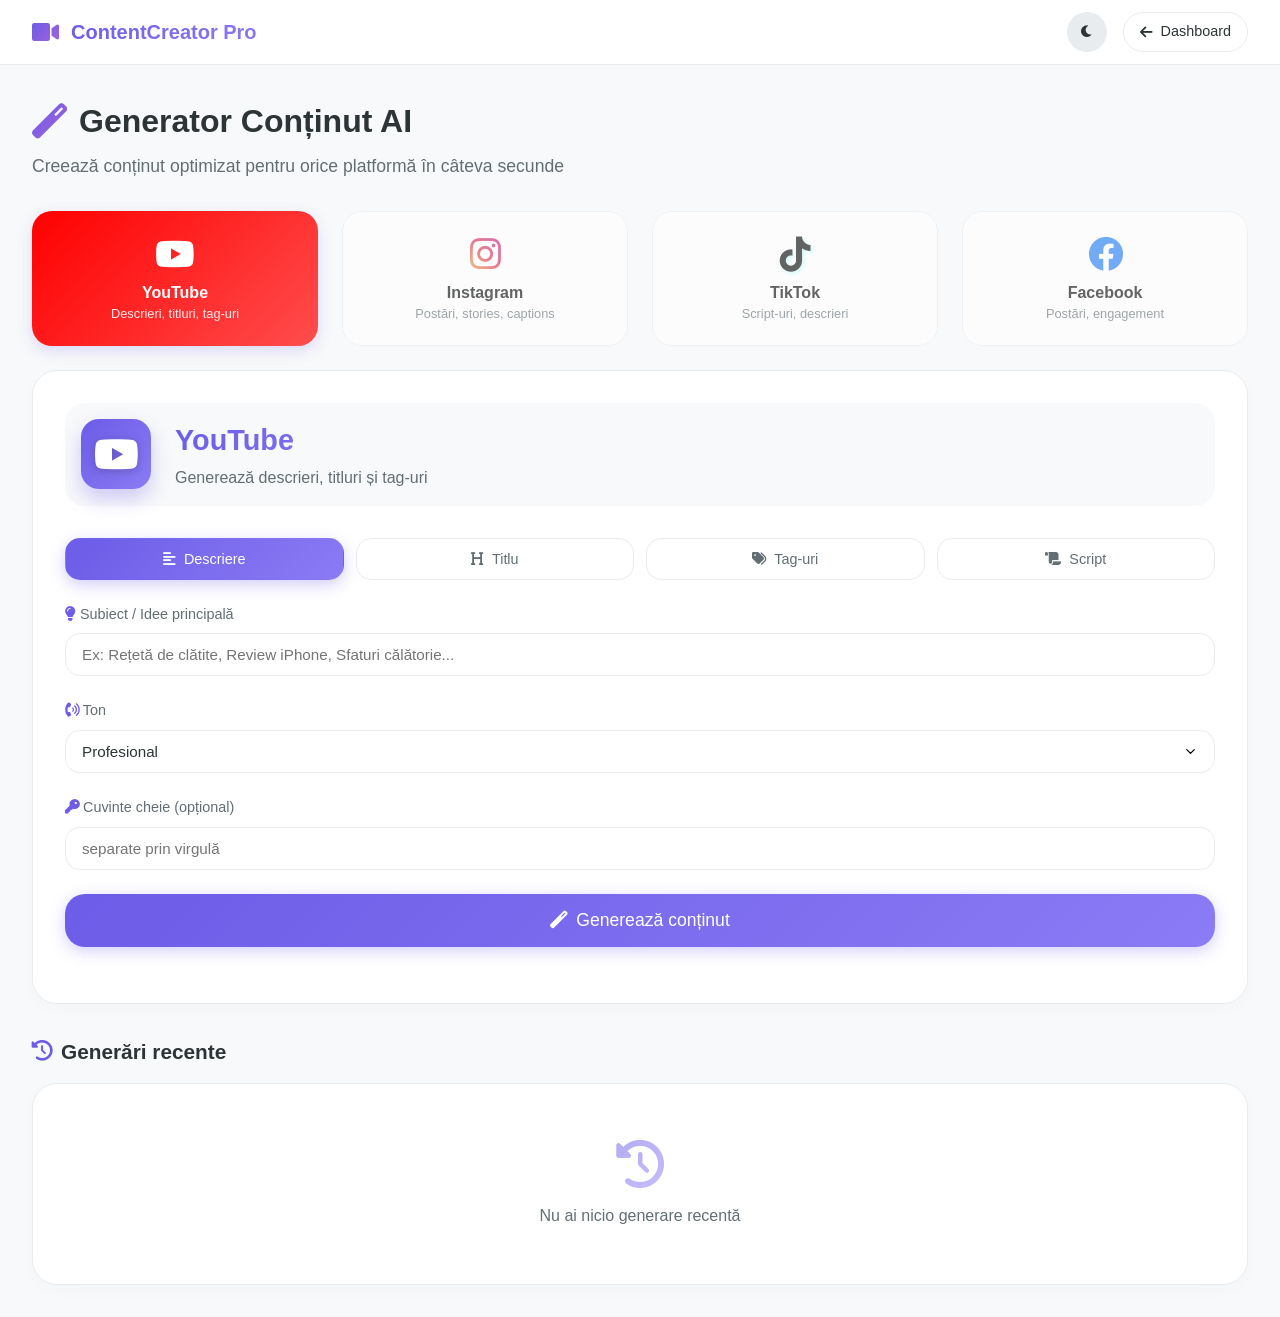
<file: content-creator-pro/content-generator.html>
<!DOCTYPE html>
<html lang="ro">
<head>
    <meta charset="UTF-8">
    <meta name="viewport" content="width=device-width, initial-scale=1.0">
    <title>Generator Conținut AI - ContentCreator Pro</title>
    
    <!-- Font Awesome 6 -->
    <link rel="stylesheet" href="https://cdnjs.cloudflare.com/ajax/libs/font-awesome/6.0.0/css/all.min.css">
    
    <!-- Boxicons pentru iconițe premium -->
    <link href='https://unpkg.com/boxicons@2.1.4/css/boxicons.min.css' rel='stylesheet'>
    
    <style>
        * {
            margin: 0;
            padding: 0;
            box-sizing: border-box;
            font-family: -apple-system, BlinkMacSystemFont, 'Segoe UI', Roboto, Oxygen, Ubuntu, sans-serif;
        }

        :root {
            --primary-color: #6c5ce7;
            --secondary-color: #a8a4e6;
            --success-color: #00b894;
            --danger-color: #d63031;
            --warning-color: #fdcb6e;
            --dark-bg: #1e1e2e;
            --light-bg: #f8f9fa;
            --card-bg: #ffffff;
            --text-primary: #2d3436;
            --text-muted: #636e72;
            --border-color: #e9ecef;
            --hover-shadow: 0 10px 25px rgba(0,0,0,0.1);
            
            /* Culori oficiale platforme */
            --instagram-gradient: linear-gradient(45deg, #f09433 0%, #e6683c 25%, #dc2743 50%, #cc2366 75%, #bc1888 100%);
            --tiktok-color: #000000;
            --tiktok-gradient: linear-gradient(145deg, #25f4ee 0%, #fe2c55 50%, #000000 100%);
            --youtube-color: #ff0000;
            --facebook-color: #1877f2;
        }

        [data-theme="dark"] {
            --light-bg: #1a1a2e;
            --card-bg: #16213e;
            --text-primary: #f8f9fa;
            --text-muted: #b2bec3;
            --border-color: #2d3a5e;
            --hover-shadow: 0 10px 25px rgba(0,0,0,0.3);
            --tiktok-color: #ffffff;
        }

        body {
            background: var(--light-bg);
            color: var(--text-primary);
            transition: background 0.3s ease, color 0.3s ease;
            min-height: 100vh;
            line-height: 1.5;
        }

        /* Navigation Premium */
        .navbar {
            background: var(--card-bg);
            border-bottom: 1px solid var(--border-color);
            padding: 0.75rem 0;
            position: sticky;
            top: 0;
            z-index: 1000;
            backdrop-filter: blur(10px);
        }

        .nav-container {
            max-width: 1400px;
            margin: 0 auto;
            padding: 0 2rem;
            display: flex;
            justify-content: space-between;
            align-items: center;
        }

        .logo {
            display: flex;
            align-items: center;
            gap: 0.75rem;
            font-size: 1.25rem;
            font-weight: 600;
        }

        .logo i {
            font-size: 1.5rem;
            background: linear-gradient(135deg, var(--primary-color), #a363d9);
            background-clip: text;
            -webkit-background-clip: text;
            -webkit-text-fill-color: transparent;
        }

        .logo span {
            background: linear-gradient(135deg, var(--primary-color), #8b7bf5);
            background-clip: text;
            -webkit-background-clip: text;
            -webkit-text-fill-color: transparent;
        }

        .nav-right {
            display: flex;
            align-items: center;
            gap: 1rem;
        }

        .theme-toggle {
            background: var(--border-color);
            border: none;
            width: 40px;
            height: 40px;
            border-radius: 50%;
            cursor: pointer;
            color: var(--text-primary);
            transition: all 0.3s ease;
            display: flex;
            align-items: center;
            justify-content: center;
        }

        .theme-toggle:hover {
            background: var(--primary-color);
            color: white;
            transform: rotate(45deg);
        }

        .btn-outline {
            background: transparent;
            border: 1px solid var(--border-color);
            color: var(--text-primary);
            padding: 0.5rem 1rem;
            border-radius: 20px;
            cursor: pointer;
            text-decoration: none;
            font-size: 0.9rem;
            transition: all 0.3s ease;
            display: inline-flex;
            align-items: center;
            gap: 0.5rem;
        }

        .btn-outline:hover {
            border-color: var(--primary-color);
            color: var(--primary-color);
            transform: translateX(-2px);
        }

        .btn-primary {
            background: linear-gradient(135deg, var(--primary-color), #8b7bf5);
            border: none;
            color: white;
            padding: 0.5rem 1rem;
            border-radius: 20px;
            cursor: pointer;
            font-size: 0.9rem;
            transition: all 0.3s ease;
            display: inline-flex;
            align-items: center;
            justify-content: center;
            gap: 0.5rem;
            box-shadow: 0 4px 15px rgba(108, 92, 231, 0.3);
            position: relative;
            overflow: hidden;
        }

        .btn-primary:hover {
            background: linear-gradient(135deg, #7b6ced, var(--primary-color));
            transform: translateY(-2px);
            box-shadow: 0 8px 25px rgba(108, 92, 231, 0.4);
        }

        .btn-primary::after {
            content: '';
            position: absolute;
            top: 0;
            left: -100%;
            width: 100%;
            height: 100%;
            background: linear-gradient(90deg, transparent, rgba(255,255,255,0.3), transparent);
            transition: left 0.5s ease;
        }

        .btn-primary:hover::after {
            left: 100%;
        }

        /* Main Content */
        .dashboard-main {
            max-width: 1400px;
            margin: 2rem auto;
            padding: 0 2rem;
        }

        /* Welcome Section Premium */
        .welcome-section {
            margin-bottom: 2rem;
            position: relative;
        }

        .welcome-section h1 {
            font-size: 2rem;
            margin-bottom: 0.5rem;
            display: flex;
            align-items: center;
            gap: 0.75rem;
        }

        .welcome-section h1 i {
            background: linear-gradient(135deg, var(--primary-color), #a363d9);
            background-clip: text;
            -webkit-background-clip: text;
            -webkit-text-fill-color: transparent;
            font-size: 2.2rem;
        }

        .welcome-section p {
            color: var(--text-muted);
            font-size: 1.1rem;
        }

        /* Grid Systems */
        .grid-4 {
            display: grid;
            grid-template-columns: repeat(4, 1fr);
            gap: 1.5rem;
            margin-bottom: 1.5rem;
        }

        .grid-1 {
            display: grid;
            grid-template-columns: 1fr;
            gap: 1.5rem;
            margin-bottom: 1.5rem;
        }

        /* Platform Cards Premium */
        .platform-card {
            background: var(--card-bg);
            border: 1px solid var(--border-color);
            border-radius: 20px;
            padding: 1.5rem;
            cursor: pointer;
            transition: all 0.3s cubic-bezier(0.175, 0.885, 0.32, 1.275);
            opacity: 0.6;
            text-align: center;
            position: relative;
            overflow: hidden;
        }

        .platform-card::before {
            content: '';
            position: absolute;
            top: 0;
            left: 0;
            width: 100%;
            height: 100%;
            background: linear-gradient(135deg, rgba(255,255,255,0.1), rgba(255,255,255,0));
            transform: translateX(-100%);
            transition: transform 0.5s ease;
        }

        .platform-card:hover::before {
            transform: translateX(0);
        }

        .platform-card:hover {
            transform: translateY(-5px);
            box-shadow: var(--hover-shadow);
            opacity: 0.9 !important;
        }

        .platform-card.active {
            opacity: 1;
            border: none;
            box-shadow: 0 5px 15px rgba(108, 92, 231, 0.2);
        }

        .platform-card i {
            font-size: 2.2rem;
            margin-bottom: 0.75rem;
            transition: transform 0.3s ease;
        }

        .platform-card:hover i {
            transform: scale(1.1);
        }

        /* Culori premium pentru platforme */
        .platform-card.youtube i { color: #FF0000; }
        .platform-card.youtube.active { 
            background: linear-gradient(135deg, #FF0000, #ff4d4d);
            color: white;
        }
        .platform-card.youtube.active i { color: white; }
        .platform-card.youtube.active p { color: rgba(255,255,255,0.9); }

        .platform-card.instagram i { 
            background: var(--instagram-gradient);
            background-clip: text;
            -webkit-background-clip: text;
            -webkit-text-fill-color: transparent;
        }
        .platform-card.instagram.active { 
            background: var(--instagram-gradient);
            color: white;
        }
        .platform-card.instagram.active i { 
            background: white;
            background-clip: text;
            -webkit-background-clip: text;
            -webkit-text-fill-color: transparent;
        }
        .platform-card.instagram.active p { color: rgba(255,255,255,0.9); }

        .platform-card.tiktok i { 
            color: var(--tiktok-color);
            text-shadow: 2px 2px 4px rgba(37, 244, 238, 0.3);
        }
        .platform-card.tiktok.active { 
            background: var(--tiktok-gradient);
            color: white;
        }
        .platform-card.tiktok.active i { color: white; }
        .platform-card.tiktok.active p { color: rgba(255,255,255,0.9); }

        .platform-card.facebook i { color: #1877F2; }
        .platform-card.facebook.active { 
            background: #1877F2;
            color: white;
        }
        .platform-card.facebook.active i { color: white; }
        .platform-card.facebook.active p { color: rgba(255,255,255,0.9); }

        .platform-card h3 {
            font-size: 1rem;
            margin-bottom: 0.25rem;
        }

        .platform-card p {
            font-size: 0.8rem;
            color: var(--text-muted);
        }

        /* Action Card Premium */
        .action-card {
            background: var(--card-bg);
            border: 1px solid var(--border-color);
            border-radius: 25px;
            padding: 2rem;
            transition: all 0.3s ease;
            box-shadow: 0 5px 20px rgba(0,0,0,0.02);
            animation: float 6s ease-in-out infinite;
        }

        .action-card:hover {
            box-shadow: var(--hover-shadow);
            transform: translateY(-2px);
        }

        @keyframes float {
            0%, 100% { transform: translateY(0); }
            50% { transform: translateY(-5px); }
        }

        /* Platform Selector Display Premium */
        .platform-selector-display {
            display: flex;
            align-items: center;
            gap: 1.5rem;
            margin-bottom: 2rem;
            padding: 1rem;
            background: var(--light-bg);
            border-radius: 20px;
        }

        .platform-icon-large {
            width: 70px;
            height: 70px;
            background: linear-gradient(135deg, var(--primary-color), #8b7bf5);
            border-radius: 18px;
            display: flex;
            align-items: center;
            justify-content: center;
            box-shadow: 0 10px 20px rgba(108, 92, 231, 0.3);
        }

        .platform-icon-large i {
            font-size: 2.5rem;
            color: white;
            filter: drop-shadow(0 2px 5px rgba(0,0,0,0.2));
        }

        .platform-info h2 {
            font-size: 1.8rem;
            margin-bottom: 0.25rem;
            background: linear-gradient(135deg, var(--primary-color), #8b7bf5);
            background-clip: text;
            -webkit-background-clip: text;
            -webkit-text-fill-color: transparent;
        }

        .platform-info p {
            color: var(--text-muted);
            font-size: 1rem;
        }

        /* Template Buttons Premium */
        .template-buttons {
            display: flex;
            gap: 0.75rem;
            flex-wrap: wrap;
            margin: 1.5rem 0;
        }

        .template-btn {
            padding: 0.75rem 1.5rem;
            border: 1px solid var(--border-color);
            background: var(--card-bg);
            border-radius: 15px;
            cursor: pointer;
            transition: all 0.3s cubic-bezier(0.175, 0.885, 0.32, 1.275);
            color: var(--text-muted);
            display: flex;
            align-items: center;
            gap: 0.5rem;
            font-size: 0.9rem;
            flex: 1;
            justify-content: center;
        }

        .template-btn:hover {
            border-color: var(--primary-color);
            color: var(--primary-color);
            transform: translateY(-2px);
        }

        .template-btn.active {
            background: linear-gradient(135deg, var(--primary-color), #8b7bf5);
            border-color: transparent;
            color: white;
            box-shadow: 0 5px 15px rgba(108, 92, 231, 0.3);
        }

        /* Form Controls Premium */
        .form-group {
            margin-bottom: 1.5rem;
        }

        .form-group label {
            display: block;
            margin-bottom: 0.5rem;
            color: var(--text-muted);
            font-size: 0.9rem;
            font-weight: 500;
        }

        .form-control {
            width: 100%;
            padding: 0.75rem 1rem;
            background: var(--card-bg);
            border: 1px solid var(--border-color);
            border-radius: 15px;
            color: var(--text-primary);
            font-size: 0.95rem;
            transition: all 0.3s ease;
        }

        .form-control:focus {
            outline: none;
            border-color: var(--primary-color);
            box-shadow: 0 0 0 3px rgba(108, 92, 231, 0.1);
        }

        select.form-control {
            cursor: pointer;
            appearance: none;
            background-image: url("data:image/svg+xml;charset=UTF-8,%3csvg xmlns='http://www.w3.org/2000/svg' viewBox='0 0 24 24' fill='none' stroke='currentColor' stroke-width='2' stroke-linecap='round' stroke-linejoin='round'%3e%3cpolyline points='6 9 12 15 18 9'%3e%3c/polyline%3e%3c/svg%3e");
            background-repeat: no-repeat;
            background-position: right 1rem center;
            background-size: 1em;
        }

        /* Generated Content Premium */
        .generated-content {
            background: var(--light-bg);
            padding: 1.5rem;
            border-radius: 18px;
            margin: 1.5rem 0;
            white-space: pre-wrap;
            line-height: 1.6;
            border: 1px solid var(--border-color);
            font-size: 0.95rem;
            box-shadow: inset 0 2px 5px rgba(0,0,0,0.02);
        }

        .content-header {
            display: flex;
            justify-content: space-between;
            align-items: center;
            margin-bottom: 1rem;
        }

        .content-header h3 {
            font-size: 1.2rem;
            display: flex;
            align-items: center;
            gap: 0.5rem;
        }

        .content-header h3 i {
            color: var(--primary-color);
        }

        .action-buttons {
            display: flex;
            gap: 0.75rem;
            margin-top: 1rem;
        }

        .action-buttons button {
            flex: 1;
            padding: 0.9rem;
            border-radius: 15px;
        }

        /* Loading Spinner Premium */
        .loading-spinner {
            text-align: center;
            padding: 3rem;
        }

        .spinner {
            display: inline-block;
            width: 50px;
            height: 50px;
            border: 3px solid var(--border-color);
            border-top-color: var(--primary-color);
            border-right-color: #a363d9;
            border-radius: 50%;
            animation: spin 1s linear infinite;
            margin-bottom: 1rem;
        }

        /* History Section Premium */
        .history-section {
            margin-top: 2rem;
        }

        .history-section h2 {
            margin-bottom: 1rem;
            font-size: 1.3rem;
            display: flex;
            align-items: center;
            gap: 0.5rem;
        }

        .history-section h2 i {
            color: var(--primary-color);
        }

        .history-item {
            display: flex;
            align-items: center;
            justify-content: space-between;
            padding: 1rem;
            border-bottom: 1px solid var(--border-color);
            transition: all 0.3s ease;
            border-radius: 12px;
        }

        .history-item:last-child {
            border-bottom: none;
        }

        .history-item:hover {
            background: var(--light-bg);
            transform: translateX(5px);
        }

        .history-info {
            display: flex;
            align-items: center;
            gap: 1rem;
        }

        .history-info i {
            font-size: 1.3rem;
            width: 30px;
            text-align: center;
        }

        /* Culori pentru iconițele din istoric */
        .history-info i.fa-youtube { color: #FF0000; }
        .history-info i.fa-instagram { 
            background: var(--instagram-gradient);
            background-clip: text;
            -webkit-background-clip: text;
            -webkit-text-fill-color: transparent;
        }
        .history-info i.fa-tiktok { 
            color: var(--tiktok-color);
            text-shadow: 0 2px 4px rgba(37, 244, 238, 0.3);
        }
        .history-info i.fa-facebook { color: #1877F2; }

        .history-details strong {
            display: block;
            margin-bottom: 0.25rem;
        }

        .history-details small {
            color: var(--text-muted);
        }

        .empty-history {
            text-align: center;
            color: var(--text-muted);
            padding: 2.5rem;
        }

        .empty-history i {
            font-size: 3rem;
            margin-bottom: 1rem;
            opacity: 0.5;
            background: linear-gradient(135deg, var(--primary-color), #8b7bf5);
            background-clip: text;
            -webkit-background-clip: text;
            -webkit-text-fill-color: transparent;
        }

        /* Animations */
        @keyframes spin {
            0% { transform: rotate(0deg); }
            100% { transform: rotate(360deg); }
        }

        @keyframes slideUp {
            from {
                opacity: 0;
                transform: translate(-50%, 20px);
            }
            to {
                opacity: 1;
                transform: translate(-50%, 0);
            }
        }

        /* Dark mode adjustments */
        [data-theme="dark"] .platform-card.tiktok i {
            color: #ffffff;
        }

        [data-theme="dark"] .history-info i.fa-tiktok {
            color: #ffffff;
        }

        /* Responsive Premium */
        @media (max-width: 1024px) {
            .grid-4 {
                grid-template-columns: repeat(2, 1fr);
            }
            
            .template-buttons {
                grid-template-columns: repeat(2, 1fr);
            }
        }

        @media (max-width: 768px) {
            .nav-container {
                padding: 0 1rem;
            }
            
            .dashboard-main {
                padding: 0 1rem;
            }
            
            .grid-4 {
                grid-template-columns: 1fr;
            }
            
            .welcome-section h1 {
                font-size: 1.5rem;
            }
            
            .platform-selector-display {
                flex-direction: column;
                text-align: center;
                padding: 1.5rem;
            }
            
            .template-buttons {
                flex-direction: column;
            }
            
            .template-btn {
                width: 100%;
            }
            
            .action-buttons {
                flex-direction: column;
            }
            
            .content-header {
                flex-direction: column;
                gap: 1rem;
                text-align: center;
            }
            
            .history-item {
                flex-direction: column;
                gap: 1rem;
                text-align: center;
            }
            
            .history-info {
                flex-direction: column;
            }
        }
    </style>
</head>
<body>
    <!-- Navigation Bar -->
    <nav class="navbar">
        <div class="nav-container">
            <div class="logo">
                <i class="fas fa-video"></i>
                <span>ContentCreator Pro</span>
            </div>
            
            <div class="nav-right">
                <button class="theme-toggle" id="themeToggle">
                    <i class="fas fa-moon"></i>
                </button>
                
                <a href="dashboard.html" class="btn-outline">
                    <i class="fas fa-arrow-left"></i> Dashboard
                </a>
            </div>
        </div>
    </nav>

    <!-- Main Content -->
    <main class="dashboard-main">
        <!-- Header -->
        <div class="welcome-section">
            <h1>
                <i class="fas fa-magic"></i> 
                Generator Conținut AI
            </h1>
            <p>Creează conținut optimizat pentru orice platformă în câteva secunde</p>
        </div>

        <!-- Platform Selector -->
        <div class="grid-4">
            <button class="platform-card youtube active" data-platform="youtube" onclick="selectContentPlatform('youtube')">
                <i class="fab fa-youtube"></i>
                <h3>YouTube</h3>
                <p>Descrieri, titluri, tag-uri</p>
            </button>
            
            <button class="platform-card instagram" data-platform="instagram" onclick="selectContentPlatform('instagram')">
                <i class="fab fa-instagram"></i>
                <h3>Instagram</h3>
                <p>Postări, stories, captions</p>
            </button>
            
            <button class="platform-card tiktok" data-platform="tiktok" onclick="selectContentPlatform('tiktok')">
                <i class="fab fa-tiktok"></i>
                <h3>TikTok</h3>
                <p>Script-uri, descrieri</p>
            </button>
            
            <button class="platform-card facebook" data-platform="facebook" onclick="selectContentPlatform('facebook')">
                <i class="fab fa-facebook"></i>
                <h3>Facebook</h3>
                <p>Postări, engagement</p>
            </button>
        </div>

        <!-- Generator Card -->
        <div class="grid-1">
            <div class="action-card">
                <!-- Platformă selectată -->
                <div class="platform-selector-display">
                    <div class="platform-icon-large" id="selectedPlatformIcon">
                        <i class="fab fa-youtube"></i>
                    </div>
                    <div class="platform-info">
                        <h2 id="selectedPlatformTitle">YouTube</h2>
                        <p id="selectedPlatformDesc">Generează descrieri, titluri și tag-uri</p>
                    </div>
                </div>

                <!-- Template Selector -->
                <div class="template-buttons">
                    <button class="template-btn active" data-template="description" onclick="selectTemplate('description')">
                        <i class="fas fa-align-left"></i> Descriere
                    </button>
                    <button class="template-btn" data-template="title" onclick="selectTemplate('title')">
                        <i class="fas fa-heading"></i> Titlu
                    </button>
                    <button class="template-btn" data-template="tags" onclick="selectTemplate('tags')">
                        <i class="fas fa-tags"></i> Tag-uri
                    </button>
                    <button class="template-btn" data-template="script" onclick="selectTemplate('script')">
                        <i class="fas fa-scroll"></i> Script
                    </button>
                </div>

                <!-- Input Form -->
                <div class="form-group">
                    <label><i class="fas fa-lightbulb" style="color: var(--primary-color);"></i> Subiect / Idee principală</label>
                    <input type="text" id="contentTopic" class="form-control" placeholder="Ex: Rețetă de clătite, Review iPhone, Sfaturi călătorie...">
                </div>
                
                <div class="form-group">
                    <label><i class="fas fa-volume-control-phone" style="color: var(--primary-color);"></i> Ton</label>
                    <select id="contentTone" class="form-control">
                        <option value="professional">Profesional</option>
                        <option value="casual">Relaxat</option>
                        <option value="funny">Amuzant</option>
                        <option value="inspirational">Inspirațional</option>
                        <option value="educational">Educațional</option>
                    </select>
                </div>
                
                <div class="form-group">
                    <label><i class="fas fa-key" style="color: var(--primary-color);"></i> Cuvinte cheie (opțional)</label>
                    <input type="text" id="contentKeywords" class="form-control" placeholder="separate prin virgulă">
                </div>

                <!-- Generate Button -->
                <button class="btn-primary" onclick="generateContent()" style="width: 100%; padding: 1rem; font-size: 1.1rem; margin-bottom: 1.5rem;">
                    <i class="fas fa-magic"></i> Generează conținut
                </button>

                <!-- Results -->
                <div id="contentResults" style="display: none;">
                    <div class="content-header">
                        <h3>
                            <i class="fas fa-sparkles" style="color: var(--primary-color);"></i> 
                            Conținut generat
                        </h3>
                        <button class="btn-outline" onclick="copyGeneratedContent()">
                            <i class="far fa-copy"></i> Copiază
                        </button>
                    </div>
                    
                    <div class="generated-content" id="generatedContent"></div>
                    
                    <div class="action-buttons">
                        <button class="btn-outline" onclick="saveGeneratedContent()">
                            <i class="far fa-bookmark"></i> Salvează
                        </button>
                        <button class="btn-outline" onclick="regenerateContent()">
                            <i class="fas fa-sync-alt"></i> Regenerare
                        </button>
                    </div>
                </div>

                <!-- Loading -->
                <div id="contentLoading" class="loading-spinner" style="display: none;">
                    <div class="spinner"></div>
                    <p style="color: var(--text-muted);">Se generează conținut cu AI...</p>
                </div>
            </div>
        </div>

        <!-- History Section -->
        <div class="history-section">
            <h2>
                <i class="fas fa-history"></i>
                Generări recente
            </h2>
            <div class="action-card" style="padding: 1rem;">
                <div id="historyList">
                    <!-- Istoricul va fi populat dinamic -->
                    <div class="empty-history">
                        <i class="fas fa-history"></i>
                        <p>Nu ai nicio generare recentă</p>
                    </div>
                </div>
            </div>
        </div>
    </main>

    <script>
        // ===== VARIABILE GLOBALE =====
        let currentPlatform = 'youtube';
        let currentTemplate = 'description';
        let currentGeneratedContent = '';
        let generationHistory = JSON.parse(localStorage.getItem('contentHistory') || '[]');

        // ===== FUNCȚII PENTRU TEMĂ =====
        function initTheme() {
            const themeToggle = document.getElementById('themeToggle');
            if (!themeToggle) return;
            
            const savedTheme = localStorage.getItem('theme');
            
            if (savedTheme === 'dark') {
                document.documentElement.setAttribute('data-theme', 'dark');
                themeToggle.innerHTML = '<i class="fas fa-sun"></i>';
            } else {
                document.documentElement.removeAttribute('data-theme');
                themeToggle.innerHTML = '<i class="fas fa-moon"></i>';
            }
            
            themeToggle.addEventListener('click', toggleTheme);
        }

        function toggleTheme() {
            const themeToggle = document.getElementById('themeToggle');
            
            if (document.documentElement.hasAttribute('data-theme')) {
                document.documentElement.removeAttribute('data-theme');
                localStorage.setItem('theme', 'light');
                themeToggle.innerHTML = '<i class="fas fa-moon"></i>';
            } else {
                document.documentElement.setAttribute('data-theme', 'dark');
                localStorage.setItem('theme', 'dark');
                themeToggle.innerHTML = '<i class="fas fa-sun"></i>';
            }
        }

        // ===== FUNCȚII PENTRU GENERATOR =====
        function selectContentPlatform(platform) {
            currentPlatform = platform;
            
            // Actualizează iconița și textul
            const icon = document.querySelector('#selectedPlatformIcon i');
            const title = document.getElementById('selectedPlatformTitle');
            const desc = document.getElementById('selectedPlatformDesc');
            
            icon.className = `fab fa-${platform}`;
            
            const platforms = {
                youtube: { title: 'YouTube', desc: 'Generează descrieri, titluri și tag-uri' },
                instagram: { title: 'Instagram', desc: 'Generează postări, stories și captions' },
                tiktok: { title: 'TikTok', desc: 'Generează script-uri și descrieri' },
                facebook: { title: 'Facebook', desc: 'Generează postări și engagement' }
            };
            
            title.textContent = platforms[platform].title;
            desc.textContent = platforms[platform].desc;
            
            // Evidențiază platforma selectată
            document.querySelectorAll('.platform-card').forEach(card => {
                card.classList.remove('active');
            });
            document.querySelector(`.platform-card[data-platform="${platform}"]`).classList.add('active');
        }

        function selectTemplate(template) {
            currentTemplate = template;
            
            document.querySelectorAll('.template-btn').forEach(btn => {
                btn.classList.remove('active');
            });
            document.querySelector(`.template-btn[data-template="${template}"]`).classList.add('active');
        }

        async function generateContent() {
            const topic = document.getElementById('contentTopic').value.trim();
            
            if (!topic) {
                showNotification('Te rugăm să introduci un subiect!', 'error');
                return;
            }

            // Arată loading
            document.getElementById('contentLoading').style.display = 'block';
            document.getElementById('contentResults').style.display = 'none';

            try {
                await new Promise(resolve => setTimeout(resolve, 1500));
                
                const tone = document.getElementById('contentTone').value;
                const keywords = document.getElementById('contentKeywords').value;
                
                // Generează conținut în funcție de platformă și template
                let generated = generateContentByPlatform(topic, tone, keywords);
                
                currentGeneratedContent = generated;
                document.getElementById('generatedContent').textContent = generated;
                
                // Salvează în istoric
                saveToHistory(topic, generated);
                
                document.getElementById('contentResults').style.display = 'block';
                showNotification('✅ Conținut generat cu succes!');
            } catch (error) {
                showNotification('❌ A apărut o eroare!', 'error');
            } finally {
                document.getElementById('contentLoading').style.display = 'none';
            }
        }

        function generateContentByPlatform(topic, tone, keywords) {
            const platform = currentPlatform;
            const template = currentTemplate;
            
            // Template pentru YouTube
            if (platform === 'youtube') {
                if (template === 'description') {
                    return `📹 ${topic.toUpperCase()} - Tot ce trebuie să știi

Bun venit la un nou video! Azi vom vorbi despre ${topic} și îți voi arăta tot ce trebuie să știi.

📌 Ce vei învăța:
• Introducere în ${topic}
• Sfaturi și trucuri utile
• Greșeli comune de evitat
• Exemple practice

⏱️ TIMPURI:
0:00 - Intro
1:30 - Ce este ${topic}?
3:45 - Cum să folosești
6:20 - Sfaturi utile
9:00 - Concluzii

🔔 Abonează-te pentru mai mult conținut!

#${topic.replace(/\s+/g, '')} #tutorial #sfaturi`;
                } else if (template === 'title') {
                    const titles = [
                        `${topic} - Ghid complet pentru începători`,
                        `Cum să ${topic} în 5 pași simpli`,
                        `${topic}: Tot ce trebuie să știi`,
                        `Secretele ${topic} pe care nu le știai`,
                        `${topic} pentru începători - Tutorial 2024`
                    ];
                    return titles[Math.floor(Math.random() * titles.length)];
                } else if (template === 'tags') {
                    const words = topic.toLowerCase().split(' ');
                    return words.map(w => w.replace(/[^a-z0-9]/g, '')).join(', ') + ', tutorial, ghid, sfaturi, cum să, invata';
                }
            }
            
            // Template pentru Instagram
            if (platform === 'instagram') {
                if (template === 'description') {
                    return `✨ ${topic} - Inspirația zilei

Salutare! Azi vreau să vorbesc despre ${topic} și cum ne poate inspira.

📌 Salvează această postare pentru mai târziu!
👉 Scrie în comentii ce părere ai

#${topic.replace(/\s+/g, '')} #inspiratie #motivatie`;
                }
            }
            
            // Template pentru TikTok
            if (platform === 'tiktok') {
                if (template === 'script') {
                    return `🎵 POV: Când descoperi ${topic} pentru prima dată

(1) Intro rapid - 3 secunde
(2) Reacție surprinzătoare - 5 secunde
(3) Explicație rapidă - 10 secunde
(4) Final cu twist - 5 secunde

#fyp #foryou #${topic.replace(/\s+/g, '')}`;
                }
            }
            
            // Default
            return `Conținut generat pentru ${platform} - ${topic}\n\nAici va apărea conținutul generat de AI.`;
        }

        function copyGeneratedContent() {
            if (!currentGeneratedContent) return;
            navigator.clipboard.writeText(currentGeneratedContent);
            showNotification('📋 Conținut copiat!');
        }

        function saveGeneratedContent() {
            if (!currentGeneratedContent) return;
            
            const saved = JSON.parse(localStorage.getItem('savedContent') || '[]');
            saved.push({
                id: Date.now(),
                platform: currentPlatform,
                template: currentTemplate,
                content: currentGeneratedContent,
                date: new Date().toISOString()
            });
            localStorage.setItem('savedContent', JSON.stringify(saved));
            
            showNotification('💾 Conținut salvat!');
        }

        function regenerateContent() {
            generateContent();
        }

        function saveToHistory(topic, content) {
            generationHistory.unshift({
                id: Date.now(),
                platform: currentPlatform,
                template: currentTemplate,
                topic: topic,
                content: content.substring(0, 50) + '...',
                date: new Date().toISOString()
            });
            
            if (generationHistory.length > 5) {
                generationHistory.pop();
            }
            
            localStorage.setItem('contentHistory', JSON.stringify(generationHistory));
            updateHistoryList();
        }

        function updateHistoryList() {
            const container = document.getElementById('historyList');
            if (!container) return;
            
            if (generationHistory.length === 0) {
                container.innerHTML = `
                    <div class="empty-history">
                        <i class="fas fa-history"></i>
                        <p>Nu ai nicio generare recentă</p>
                    </div>
                `;
                return;
            }
            
            container.innerHTML = generationHistory.map(item => {
                // Determinăm culoarea iconiței în funcție de platformă
                let iconClass = `fab fa-${item.platform}`;
                
                return `
                    <div class="history-item">
                        <div class="history-info">
                            <i class="${iconClass}"></i>
                            <div class="history-details">
                                <strong>${item.topic}</strong>
                                <small>${new Date(item.date).toLocaleDateString()} • ${item.template}</small>
                            </div>
                        </div>
                        <button class="btn-outline" onclick="loadHistoryContent('${item.id}')" style="padding: 0.5rem 1rem;">
                            <i class="fas fa-redo-alt"></i> Încarcă
                        </button>
                    </div>
                `;
            }).join('');
        }

        function loadHistoryContent(id) {
            const item = generationHistory.find(i => i.id == id);
            if (item) {
                showNotification('📂 Conținut încărcat din istoric');
            }
        }

        function showNotification(message, type = 'success') {
            const notification = document.createElement('div');
            notification.style.cssText = `
                position: fixed;
                bottom: 20px;
                left: 50%;
                transform: translateX(-50%);
                background: ${type === 'success' ? 'linear-gradient(135deg, var(--success-color), #00cec9)' : 'linear-gradient(135deg, var(--danger-color), #e17055)'};
                color: white;
                padding: 14px 28px;
                border-radius: 50px;
                font-size: 0.95rem;
                font-weight: 500;
                box-shadow: 0 10px 30px rgba(0,0,0,0.2);
                z-index: 10000;
                animation: slideUp 0.3s cubic-bezier(0.175, 0.885, 0.32, 1.275);
                border: 1px solid rgba(255,255,255,0.1);
                backdrop-filter: blur(10px);
            `;
            notification.textContent = message;
            document.body.appendChild(notification);
            
            setTimeout(() => {
                notification.style.animation = 'slideUp 0.3s reverse';
                setTimeout(() => notification.remove(), 300);
            }, 2500);
        }

        // ===== INITIALIZARE =====
        document.addEventListener('DOMContentLoaded', function() {
            initTheme();
            selectContentPlatform('youtube');
            selectTemplate('description');
            updateHistoryList();
            
            // Adăugăm efect de shimmer la încărcare
            const cards = document.querySelectorAll('.action-card');
            cards.forEach(card => {
                card.style.animation = 'float 6s ease-in-out infinite';
            });
        });
    </script>
</body>
</html>
</file>
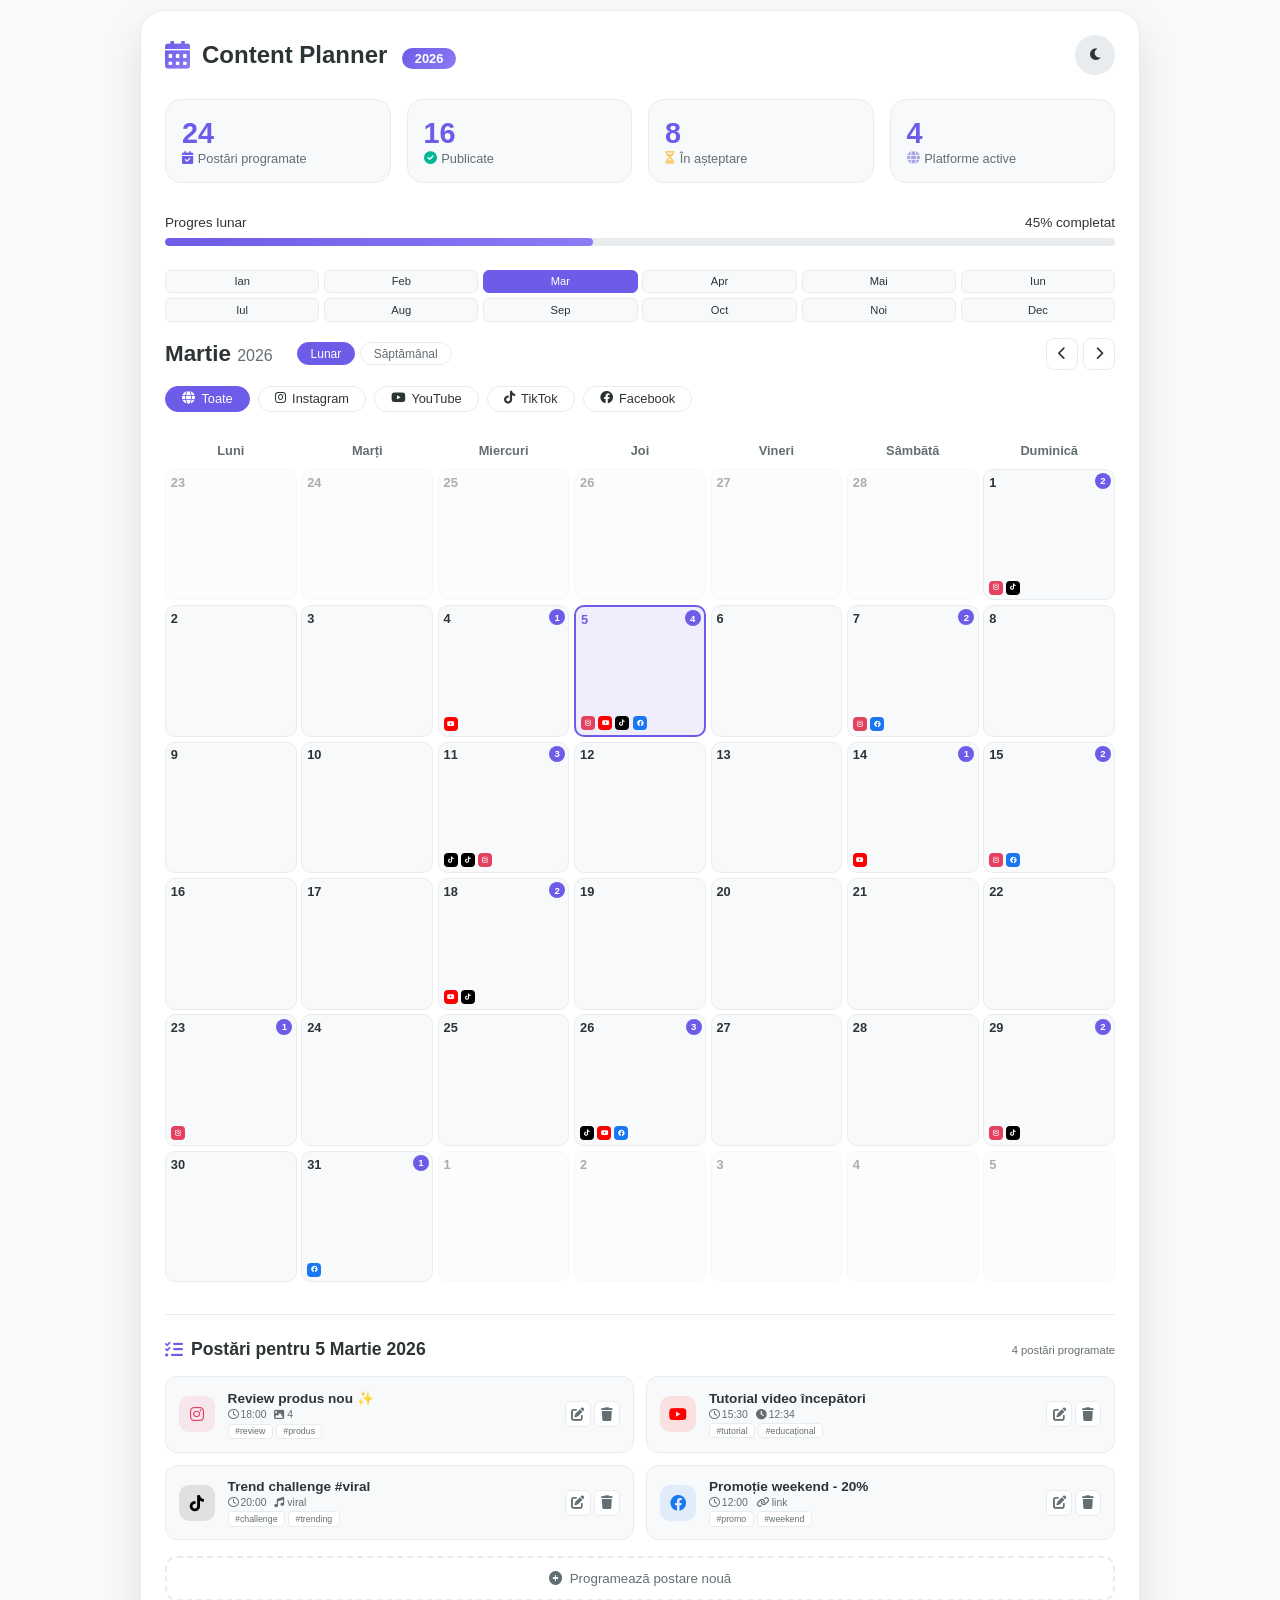
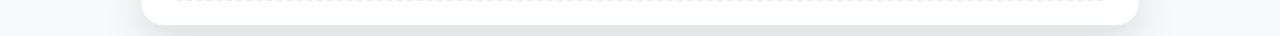
<file: content-creator-pro/content-planner.html>
<!DOCTYPE html>
<html lang="ro">
<head>
    <meta charset="UTF-8">
    <meta name="viewport" content="width=device-width, initial-scale=1.0">
    <title>Content Planner - Martie 2026</title>
    
    <!-- Font Awesome 6 -->
    <link rel="stylesheet" href="https://cdnjs.cloudflare.com/ajax/libs/font-awesome/6.0.0/css/all.min.css">
    
    <style>
        * {
            margin: 0;
            padding: 0;
            box-sizing: border-box;
            font-family: -apple-system, BlinkMacSystemFont, 'Segoe UI', Roboto, Oxygen, Ubuntu, sans-serif;
        }

        :root {
            --primary-color: #6c5ce7;
            --secondary-color: #a8a4e6;
            --success-color: #00b894;
            --danger-color: #d63031;
            --warning-color: #fdcb6e;
            --light-bg: #f8f9fa;
            --card-bg: #ffffff;
            --text-primary: #2d3436;
            --text-muted: #636e72;
            --border-color: #e9ecef;
            
            /* Culori platforme */
            --instagram: #E4405F;
            --youtube: #FF0000;
            --tiktok: #000000;
            --facebook: #1877F2;
        }

        [data-theme="dark"] {
            --light-bg: #1a1a2e;
            --card-bg: #16213e;
            --text-primary: #f8f9fa;
            --text-muted: #b2bec3;
            --border-color: #2d3a5e;
            --tiktok: #ffffff;
        }

        body {
            background: var(--light-bg);
            color: var(--text-primary);
            transition: all 0.3s ease;
            min-height: 100vh;
            display: flex;
            justify-content: center;
            align-items: center;
            padding: 10px;
        }

        /* Container principal */
        .planner-container {
            max-width: 1000px;
            width: 100%;
            background: var(--card-bg);
            border-radius: 24px;
            padding: 1.5rem;
            box-shadow: 0 20px 40px rgba(0,0,0,0.1);
            border: 1px solid var(--border-color);
        }

        /* Header */
        .header {
            display: flex;
            justify-content: space-between;
            align-items: center;
            margin-bottom: 1.5rem;
        }

        .title {
            display: flex;
            align-items: center;
            gap: 0.75rem;
        }

        .title i {
            font-size: 1.8rem;
            background: linear-gradient(135deg, var(--primary-color), #8b7bf5);
            background-clip: text;
            -webkit-background-clip: text;
            -webkit-text-fill-color: transparent;
        }

        .title h1 {
            font-size: 1.5rem;
            font-weight: 600;
        }

        .title .badge {
            background: linear-gradient(135deg, var(--primary-color), #8b7bf5);
            color: white;
            padding: 0.2rem 0.8rem;
            border-radius: 20px;
            font-size: 0.8rem;
            margin-left: 0.5rem;
        }

        .theme-toggle {
            background: var(--border-color);
            border: none;
            width: 40px;
            height: 40px;
            border-radius: 50%;
            cursor: pointer;
            color: var(--text-primary);
            display: flex;
            align-items: center;
            justify-content: center;
            transition: all 0.3s ease;
        }

        .theme-toggle:hover {
            background: var(--primary-color);
            color: white;
            transform: rotate(45deg);
        }

        /* Stats grid */
        .stats-grid {
            display: grid;
            grid-template-columns: repeat(4, 1fr);
            gap: 1rem;
            margin-bottom: 2rem;
        }

        .stat-card {
            background: var(--light-bg);
            border-radius: 16px;
            padding: 1rem;
            border: 1px solid var(--border-color);
            transition: all 0.3s ease;
        }

        .stat-card:hover {
            transform: translateY(-3px);
            box-shadow: 0 10px 20px rgba(108, 92, 231, 0.1);
        }

        .stat-value {
            font-size: 1.8rem;
            font-weight: 700;
            color: var(--primary-color);
            line-height: 1.2;
        }

        .stat-label {
            font-size: 0.8rem;
            color: var(--text-muted);
            display: flex;
            align-items: center;
            gap: 0.3rem;
        }

        /* Progress bar */
        .progress-container {
            margin-bottom: 1.5rem;
        }

        .progress-header {
            display: flex;
            justify-content: space-between;
            align-items: center;
            margin-bottom: 0.5rem;
            font-size: 0.85rem;
        }

        .progress-bar {
            width: 100%;
            height: 8px;
            background: var(--border-color);
            border-radius: 4px;
            overflow: hidden;
        }

        .progress-fill {
            height: 100%;
            width: 45%;
            background: linear-gradient(90deg, var(--primary-color), #8b7bf5);
            border-radius: 4px;
            transition: width 0.3s ease;
        }

        /* Mini calendar navigation */
        .mini-calendar-nav {
            display: grid;
            grid-template-columns: repeat(6, 1fr);
            gap: 0.3rem;
            margin-bottom: 1rem;
        }

        .mini-month {
            text-align: center;
            padding: 0.3rem;
            background: var(--light-bg);
            border-radius: 6px;
            font-size: 0.7rem;
            cursor: pointer;
            border: 1px solid var(--border-color);
            transition: all 0.2s ease;
        }

        .mini-month:hover {
            background: var(--primary-color);
            color: white;
        }

        .mini-month.current {
            background: var(--primary-color);
            color: white;
            border-color: var(--primary-color);
        }

        /* Calendar navigation */
        .calendar-nav {
            display: flex;
            justify-content: space-between;
            align-items: center;
            margin-bottom: 1rem;
        }

        .month-display {
            display: flex;
            align-items: center;
            gap: 0.5rem;
        }

        .month-display h2 {
            font-size: 1.4rem;
            font-weight: 600;
        }

        .month-display .year {
            color: var(--text-muted);
            font-weight: normal;
            font-size: 1rem;
        }

        .nav-buttons {
            display: flex;
            gap: 0.3rem;
        }

        .nav-btn {
            width: 32px;
            height: 32px;
            border-radius: 8px;
            border: 1px solid var(--border-color);
            background: var(--card-bg);
            color: var(--text-primary);
            cursor: pointer;
            transition: all 0.2s ease;
        }

        .nav-btn:hover {
            background: var(--primary-color);
            color: white;
        }

        /* View toggle */
        .view-toggle {
            display: flex;
            gap: 0.3rem;
            margin-left: 1rem;
        }

        .view-btn {
            padding: 0.2rem 0.8rem;
            border-radius: 16px;
            border: 1px solid var(--border-color);
            background: transparent;
            color: var(--text-muted);
            cursor: pointer;
            font-size: 0.75rem;
        }

        .view-btn.active {
            background: var(--primary-color);
            color: white;
            border-color: var(--primary-color);
        }

        /* Platform filters */
        .filters {
            display: flex;
            gap: 0.5rem;
            margin-bottom: 1.5rem;
            flex-wrap: wrap;
        }

        .filter-btn {
            padding: 0.3rem 1rem;
            border-radius: 20px;
            border: 1px solid var(--border-color);
            background: var(--card-bg);
            color: var(--text-primary);
            font-size: 0.8rem;
            cursor: pointer;
            display: flex;
            align-items: center;
            gap: 0.4rem;
            transition: all 0.2s ease;
        }

        .filter-btn i {
            font-size: 0.8rem;
        }

        .filter-btn.active {
            background: var(--primary-color);
            color: white;
            border-color: var(--primary-color);
        }

        .filter-btn.instagram.active { background: var(--instagram); }
        .filter-btn.youtube.active { background: var(--youtube); }
        .filter-btn.tiktok.active { background: var(--tiktok); }
        .filter-btn.facebook.active { background: var(--facebook); }

        /* Weekdays */
        .weekdays {
            display: grid;
            grid-template-columns: repeat(7, 1fr);
            gap: 0.3rem;
            margin-bottom: 0.3rem;
        }

        .weekday {
            text-align: center;
            font-weight: 600;
            font-size: 0.8rem;
            color: var(--text-muted);
            padding: 0.4rem;
        }

        /* Calendar grid */
        .calendar-grid {
            display: grid;
            grid-template-columns: repeat(7, 1fr);
            gap: 0.3rem;
            margin-bottom: 2rem;
        }

        .calendar-day {
            aspect-ratio: 1;
            background: var(--light-bg);
            border-radius: 10px;
            padding: 0.3rem;
            cursor: pointer;
            transition: all 0.2s ease;
            border: 1px solid var(--border-color);
            position: relative;
            display: flex;
            flex-direction: column;
        }

        .calendar-day:hover {
            transform: scale(1.02);
            border-color: var(--primary-color);
            box-shadow: 0 4px 12px rgba(108, 92, 231, 0.2);
        }

        .day-number {
            font-size: 0.8rem;
            font-weight: 600;
            margin-bottom: 0.2rem;
        }

        .today {
            background: rgba(108, 92, 231, 0.1);
            border: 2px solid var(--primary-color);
        }

        .today .day-number {
            color: var(--primary-color);
            font-weight: 700;
        }

        .other-month {
            opacity: 0.4;
        }

        /* Platform icons in calendar */
        .day-platforms {
            display: flex;
            flex-wrap: wrap;
            gap: 0.2rem;
            margin-top: auto;
        }

        .platform-icon {
            width: 14px;
            height: 14px;
            border-radius: 4px;
            display: flex;
            align-items: center;
            justify-content: center;
            font-size: 0.4rem;
        }

        .platform-icon.instagram { background: var(--instagram); color: white; }
        .platform-icon.youtube { background: var(--youtube); color: white; }
        .platform-icon.tiktok { background: var(--tiktok); color: white; }
        .platform-icon.facebook { background: var(--facebook); color: white; }

        /* Post count badge */
        .post-count {
            position: absolute;
            top: 0.2rem;
            right: 0.2rem;
            background: var(--primary-color);
            color: white;
            width: 16px;
            height: 16px;
            border-radius: 50%;
            display: flex;
            align-items: center;
            justify-content: center;
            font-size: 0.6rem;
            font-weight: 600;
        }

        /* Tooltip */
        .calendar-day {
            position: relative;
        }

        .calendar-day .tooltip {
            visibility: hidden;
            position: absolute;
            bottom: 100%;
            left: 50%;
            transform: translateX(-50%);
            background: var(--card-bg);
            color: var(--text-primary);
            padding: 0.3rem 0.6rem;
            border-radius: 6px;
            font-size: 0.7rem;
            white-space: nowrap;
            border: 1px solid var(--border-color);
            box-shadow: 0 4px 12px rgba(0,0,0,0.15);
            z-index: 10;
            margin-bottom: 6px;
        }

        .calendar-day:hover .tooltip {
            visibility: visible;
        }

        /* Posts section */
        .posts-section {
            border-top: 1px solid var(--border-color);
            padding-top: 1.5rem;
        }

        .posts-header {
            display: flex;
            justify-content: space-between;
            align-items: center;
            margin-bottom: 1rem;
        }

        .posts-header h3 {
            font-size: 1.1rem;
            display: flex;
            align-items: center;
            gap: 0.5rem;
        }

        .posts-header h3 i {
            color: var(--primary-color);
        }

        .posts-grid {
            display: grid;
            grid-template-columns: repeat(2, 1fr);
            gap: 0.8rem;
        }

        .post-card {
            display: flex;
            align-items: center;
            gap: 0.8rem;
            padding: 0.8rem;
            background: var(--light-bg);
            border-radius: 12px;
            border: 1px solid var(--border-color);
            transition: all 0.2s ease;
        }

        .post-card:hover {
            transform: translateX(3px);
            border-color: var(--primary-color);
        }

        .post-platform {
            width: 36px;
            height: 36px;
            border-radius: 10px;
            display: flex;
            align-items: center;
            justify-content: center;
            font-size: 1rem;
        }

        .post-platform.instagram { background: rgba(228, 64, 95, 0.1); color: var(--instagram); }
        .post-platform.youtube { background: rgba(255, 0, 0, 0.1); color: var(--youtube); }
        .post-platform.tiktok { background: rgba(0, 0, 0, 0.1); color: var(--tiktok); }
        .post-platform.facebook { background: rgba(24, 119, 242, 0.1); color: var(--facebook); }

        .post-content {
            flex: 1;
        }

        .post-title {
            font-size: 0.85rem;
            font-weight: 600;
            margin-bottom: 0.2rem;
        }

        .post-meta {
            display: flex;
            gap: 0.5rem;
            font-size: 0.65rem;
            color: var(--text-muted);
            margin-bottom: 0.2rem;
        }

        .post-tags {
            display: flex;
            gap: 0.2rem;
        }

        .tag {
            padding: 0.1rem 0.4rem;
            background: var(--card-bg);
            border-radius: 4px;
            font-size: 0.55rem;
            color: var(--text-muted);
            border: 1px solid var(--border-color);
        }

        .post-actions {
            display: flex;
            gap: 0.2rem;
        }

        .post-actions button {
            width: 26px;
            height: 26px;
            border-radius: 6px;
            border: 1px solid var(--border-color);
            background: var(--card-bg);
            color: var(--text-muted);
            cursor: pointer;
            transition: all 0.2s ease;
        }

        .post-actions button:hover {
            background: var(--primary-color);
            color: white;
        }

        .add-post-btn {
            width: 100%;
            padding: 0.8rem;
            margin-top: 1rem;
            border: 2px dashed var(--border-color);
            background: transparent;
            border-radius: 12px;
            color: var(--text-muted);
            cursor: pointer;
            display: flex;
            align-items: center;
            justify-content: center;
            gap: 0.5rem;
            transition: all 0.2s ease;
        }

        .add-post-btn:hover {
            border-color: var(--primary-color);
            color: var(--primary-color);
        }

        /* Notification */
        .notification {
            position: fixed;
            bottom: 20px;
            left: 50%;
            transform: translateX(-50%);
            padding: 0.6rem 1.5rem;
            border-radius: 30px;
            font-size: 0.8rem;
            background: var(--card-bg);
            color: var(--text-primary);
            border: 1px solid var(--border-color);
            box-shadow: 0 4px 20px rgba(0,0,0,0.15);
            z-index: 1000;
            animation: slideUp 0.3s ease;
        }

        @keyframes slideUp {
            from {
                opacity: 0;
                transform: translate(-50%, 20px);
            }
            to {
                opacity: 1;
                transform: translate(-50%, 0);
            }
        }

        /* Responsive */
        @media (max-width: 768px) {
            .stats-grid {
                grid-template-columns: repeat(2, 1fr);
            }
            
            .posts-grid {
                grid-template-columns: 1fr;
            }
            
            .mini-calendar-nav {
                grid-template-columns: repeat(3, 1fr);
            }
        }
    </style>
</head>
<body>
    <div class="planner-container">
        <!-- Header -->
        <div class="header">
            <div class="title">
                <i class="fas fa-calendar-alt"></i>
                <h1>Content Planner <span class="badge">2026</span></h1>
            </div>
            <button class="theme-toggle" id="themeToggle">
                <i class="fas fa-moon"></i>
            </button>
        </div>

        <!-- Stats Grid -->
        <div class="stats-grid">
            <div class="stat-card">
                <div class="stat-value">24</div>
                <div class="stat-label">
                    <i class="fas fa-calendar-check" style="color: var(--primary-color);"></i>
                    Postări programate
                </div>
            </div>
            <div class="stat-card">
                <div class="stat-value">16</div>
                <div class="stat-label">
                    <i class="fas fa-check-circle" style="color: var(--success-color);"></i>
                    Publicate
                </div>
            </div>
            <div class="stat-card">
                <div class="stat-value">8</div>
                <div class="stat-label">
                    <i class="fas fa-hourglass-half" style="color: var(--warning-color);"></i>
                    În așteptare
                </div>
            </div>
            <div class="stat-card">
                <div class="stat-value">4</div>
                <div class="stat-label">
                    <i class="fas fa-globe" style="color: var(--secondary-color);"></i>
                    Platforme active
                </div>
            </div>
        </div>

        <!-- Progress Bar -->
        <div class="progress-container">
            <div class="progress-header">
                <span>Progres lunar</span>
                <span>45% completat</span>
            </div>
            <div class="progress-bar">
                <div class="progress-fill" style="width: 45%"></div>
            </div>
        </div>

        <!-- Mini Calendar Navigation -->
        <div class="mini-calendar-nav">
            <div class="mini-month" onclick="jumpToMonth(0)">Ian</div>
            <div class="mini-month" onclick="jumpToMonth(1)">Feb</div>
            <div class="mini-month current" onclick="jumpToMonth(2)">Mar</div>
            <div class="mini-month" onclick="jumpToMonth(3)">Apr</div>
            <div class="mini-month" onclick="jumpToMonth(4)">Mai</div>
            <div class="mini-month" onclick="jumpToMonth(5)">Iun</div>
            <div class="mini-month" onclick="jumpToMonth(6)">Iul</div>
            <div class="mini-month" onclick="jumpToMonth(7)">Aug</div>
            <div class="mini-month" onclick="jumpToMonth(8)">Sep</div>
            <div class="mini-month" onclick="jumpToMonth(9)">Oct</div>
            <div class="mini-month" onclick="jumpToMonth(10)">Noi</div>
            <div class="mini-month" onclick="jumpToMonth(11)">Dec</div>
        </div>

        <!-- Calendar Navigation -->
        <div class="calendar-nav">
            <div class="month-display">
                <h2>Martie <span class="year">2026</span></h2>
                <div class="view-toggle">
                    <button class="view-btn active" onclick="toggleView('month')">Lunar</button>
                    <button class="view-btn" onclick="toggleView('week')">Săptămânal</button>
                </div>
            </div>
            <div class="nav-buttons">
                <button class="nav-btn" onclick="previousMonth()">
                    <i class="fas fa-chevron-left"></i>
                </button>
                <button class="nav-btn" onclick="nextMonth()">
                    <i class="fas fa-chevron-right"></i>
                </button>
            </div>
        </div>

        <!-- Platform Filters -->
        <div class="filters">
            <button class="filter-btn active" onclick="filterPlatform('all')">
                <i class="fas fa-globe"></i> Toate
            </button>
            <button class="filter-btn instagram" onclick="filterPlatform('instagram')">
                <i class="fab fa-instagram"></i> Instagram
            </button>
            <button class="filter-btn youtube" onclick="filterPlatform('youtube')">
                <i class="fab fa-youtube"></i> YouTube
            </button>
            <button class="filter-btn tiktok" onclick="filterPlatform('tiktok')">
                <i class="fab fa-tiktok"></i> TikTok
            </button>
            <button class="filter-btn facebook" onclick="filterPlatform('facebook')">
                <i class="fab fa-facebook"></i> Facebook
            </button>
        </div>

        <!-- Weekdays -->
        <div class="weekdays">
            <div class="weekday">Luni</div>
            <div class="weekday">Marți</div>
            <div class="weekday">Miercuri</div>
            <div class="weekday">Joi</div>
            <div class="weekday">Vineri</div>
            <div class="weekday">Sâmbătă</div>
            <div class="weekday">Duminică</div>
        </div>

        <!-- Calendar Grid - MARTIE 2026 -->
        <div class="calendar-grid">
            <!-- Februarie 2026 (zilele din săptămâna precedentă) -->
            <div class="calendar-day other-month">
                <span class="day-number">23</span>
                <span class="tooltip">Februarie 2026</span>
            </div>
            <div class="calendar-day other-month">
                <span class="day-number">24</span>
                <span class="tooltip">Februarie 2026</span>
            </div>
            <div class="calendar-day other-month">
                <span class="day-number">25</span>
                <span class="tooltip">Februarie 2026</span>
            </div>
            <div class="calendar-day other-month">
                <span class="day-number">26</span>
                <span class="tooltip">Februarie 2026</span>
            </div>
            <div class="calendar-day other-month">
                <span class="day-number">27</span>
                <span class="tooltip">Februarie 2026</span>
            </div>
            <div class="calendar-day other-month">
                <span class="day-number">28</span>
                <span class="tooltip">Februarie 2026</span>
            </div>
            <div class="calendar-day">
                <span class="day-number">1</span>
                <span class="post-count">2</span>
                <div class="day-platforms">
                    <span class="platform-icon instagram"><i class="fab fa-instagram"></i></span>
                    <span class="platform-icon tiktok"><i class="fab fa-tiktok"></i></span>
                </div>
                <span class="tooltip">2 postări: Instagram, TikTok</span>
            </div>

            <!-- Săptămâna 1 (2-8 Martie) -->
            <div class="calendar-day">
                <span class="day-number">2</span>
                <span class="tooltip">Fără postări</span>
            </div>
            <div class="calendar-day">
                <span class="day-number">3</span>
                <span class="tooltip">Fără postări</span>
            </div>
            <div class="calendar-day">
                <span class="day-number">4</span>
                <span class="post-count">1</span>
                <div class="day-platforms">
                    <span class="platform-icon youtube"><i class="fab fa-youtube"></i></span>
                </div>
                <span class="tooltip">1 postare: YouTube</span>
            </div>
            <div class="calendar-day today">
                <span class="day-number">5</span>
                <span class="post-count">4</span>
                <div class="day-platforms">
                    <span class="platform-icon instagram"><i class="fab fa-instagram"></i></span>
                    <span class="platform-icon youtube"><i class="fab fa-youtube"></i></span>
                    <span class="platform-icon tiktok"><i class="fab fa-tiktok"></i></span>
                    <span class="platform-icon facebook"><i class="fab fa-facebook"></i></span>
                </div>
                <span class="tooltip">Astăzi - 4 postări (toate platformele)</span>
            </div>
            <div class="calendar-day">
                <span class="day-number">6</span>
                <span class="tooltip">Fără postări</span>
            </div>
            <div class="calendar-day">
                <span class="day-number">7</span>
                <span class="post-count">2</span>
                <div class="day-platforms">
                    <span class="platform-icon instagram"><i class="fab fa-instagram"></i></span>
                    <span class="platform-icon facebook"><i class="fab fa-facebook"></i></span>
                </div>
                <span class="tooltip">2 postări: Instagram, Facebook</span>
            </div>
            <div class="calendar-day">
                <span class="day-number">8</span>
                <span class="tooltip">Fără postări</span>
            </div>

            <!-- Săptămâna 2 (9-15 Martie) -->
            <div class="calendar-day">
                <span class="day-number">9</span>
                <span class="tooltip">Fără postări</span>
            </div>
            <div class="calendar-day">
                <span class="day-number">10</span>
                <span class="tooltip">Fără postări</span>
            </div>
            <div class="calendar-day">
                <span class="day-number">11</span>
                <span class="post-count">3</span>
                <div class="day-platforms">
                    <span class="platform-icon tiktok"><i class="fab fa-tiktok"></i></span>
                    <span class="platform-icon tiktok"><i class="fab fa-tiktok"></i></span>
                    <span class="platform-icon instagram"><i class="fab fa-instagram"></i></span>
                </div>
                <span class="tooltip">3 postări: TikTok(2), Instagram</span>
            </div>
            <div class="calendar-day">
                <span class="day-number">12</span>
                <span class="tooltip">Fără postări</span>
            </div>
            <div class="calendar-day">
                <span class="day-number">13</span>
                <span class="tooltip">Fără postări</span>
            </div>
            <div class="calendar-day">
                <span class="day-number">14</span>
                <span class="post-count">1</span>
                <div class="day-platforms">
                    <span class="platform-icon youtube"><i class="fab fa-youtube"></i></span>
                </div>
                <span class="tooltip">1 postare: YouTube</span>
            </div>
            <div class="calendar-day">
                <span class="day-number">15</span>
                <span class="post-count">2</span>
                <div class="day-platforms">
                    <span class="platform-icon instagram"><i class="fab fa-instagram"></i></span>
                    <span class="platform-icon facebook"><i class="fab fa-facebook"></i></span>
                </div>
                <span class="tooltip">2 postări: Instagram, Facebook</span>
            </div>

            <!-- Săptămâna 3 (16-22 Martie) -->
            <div class="calendar-day">
                <span class="day-number">16</span>
                <span class="tooltip">Fără postări</span>
            </div>
            <div class="calendar-day">
                <span class="day-number">17</span>
                <span class="tooltip">Fără postări</span>
            </div>
            <div class="calendar-day">
                <span class="day-number">18</span>
                <span class="post-count">2</span>
                <div class="day-platforms">
                    <span class="platform-icon youtube"><i class="fab fa-youtube"></i></span>
                    <span class="platform-icon tiktok"><i class="fab fa-tiktok"></i></span>
                </div>
                <span class="tooltip">2 postări: YouTube, TikTok</span>
            </div>
            <div class="calendar-day">
                <span class="day-number">19</span>
                <span class="tooltip">Fără postări</span>
            </div>
            <div class="calendar-day">
                <span class="day-number">20</span>
                <span class="tooltip">Fără postări</span>
            </div>
            <div class="calendar-day">
                <span class="day-number">21</span>
                <span class="tooltip">Fără postări</span>
            </div>
            <div class="calendar-day">
                <span class="day-number">22</span>
                <span class="tooltip">Fără postări</span>
            </div>

            <!-- Săptămâna 4 (23-29 Martie) -->
            <div class="calendar-day">
                <span class="day-number">23</span>
                <span class="post-count">1</span>
                <div class="day-platforms">
                    <span class="platform-icon instagram"><i class="fab fa-instagram"></i></span>
                </div>
                <span class="tooltip">1 postare: Instagram</span>
            </div>
            <div class="calendar-day">
                <span class="day-number">24</span>
                <span class="tooltip">Fără postări</span>
            </div>
            <div class="calendar-day">
                <span class="day-number">25</span>
                <span class="tooltip">Fără postări</span>
            </div>
            <div class="calendar-day">
                <span class="day-number">26</span>
                <span class="post-count">3</span>
                <div class="day-platforms">
                    <span class="platform-icon tiktok"><i class="fab fa-tiktok"></i></span>
                    <span class="platform-icon youtube"><i class="fab fa-youtube"></i></span>
                    <span class="platform-icon facebook"><i class="fab fa-facebook"></i></span>
                </div>
                <span class="tooltip">3 postări: TikTok, YouTube, Facebook</span>
            </div>
            <div class="calendar-day">
                <span class="day-number">27</span>
                <span class="tooltip">Fără postări</span>
            </div>
            <div class="calendar-day">
                <span class="day-number">28</span>
                <span class="tooltip">Fără postări</span>
            </div>
            <div class="calendar-day">
                <span class="day-number">29</span>
                <span class="post-count">2</span>
                <div class="day-platforms">
                    <span class="platform-icon instagram"><i class="fab fa-instagram"></i></span>
                    <span class="platform-icon tiktok"><i class="fab fa-tiktok"></i></span>
                </div>
                <span class="tooltip">2 postări: Instagram, TikTok</span>
            </div>

            <!-- Săptămâna 5 (30-31 Martie + Aprilie) -->
            <div class="calendar-day">
                <span class="day-number">30</span>
                <span class="tooltip">Fără postări</span>
            </div>
            <div class="calendar-day">
                <span class="day-number">31</span>
                <span class="post-count">1</span>
                <div class="day-platforms">
                    <span class="platform-icon facebook"><i class="fab fa-facebook"></i></span>
                </div>
                <span class="tooltip">1 postare: Facebook</span>
            </div>
            
            <!-- Aprilie 2026 (zilele din săptămâna următoare) -->
            <div class="calendar-day other-month">
                <span class="day-number">1</span>
                <span class="tooltip">Aprilie 2026</span>
            </div>
            <div class="calendar-day other-month">
                <span class="day-number">2</span>
                <span class="tooltip">Aprilie 2026</span>
            </div>
            <div class="calendar-day other-month">
                <span class="day-number">3</span>
                <span class="tooltip">Aprilie 2026</span>
            </div>
            <div class="calendar-day other-month">
                <span class="day-number">4</span>
                <span class="tooltip">Aprilie 2026</span>
            </div>
            <div class="calendar-day other-month">
                <span class="day-number">5</span>
                <span class="tooltip">Aprilie 2026</span>
            </div>
        </div>

        <!-- Posts for today -->
        <div class="posts-section">
            <div class="posts-header">
                <h3>
                    <i class="fas fa-tasks"></i>
                    Postări pentru 5 Martie 2026
                </h3>
                <span style="font-size: 0.7rem; color: var(--text-muted);">4 postări programate</span>
            </div>

            <div class="posts-grid">
                <!-- Instagram post -->
                <div class="post-card" data-platform="instagram">
                    <div class="post-platform instagram">
                        <i class="fab fa-instagram"></i>
                    </div>
                    <div class="post-content">
                        <div class="post-title">Review produs nou ✨</div>
                        <div class="post-meta">
                            <span><i class="far fa-clock"></i> 18:00</span>
                            <span><i class="fas fa-image"></i> 4</span>
                        </div>
                        <div class="post-tags">
                            <span class="tag">#review</span>
                            <span class="tag">#produs</span>
                        </div>
                    </div>
                    <div class="post-actions">
                        <button onclick="editPost(1)"><i class="fas fa-edit"></i></button>
                        <button onclick="deletePost(1)"><i class="fas fa-trash"></i></button>
                    </div>
                </div>

                <!-- YouTube post -->
                <div class="post-card" data-platform="youtube">
                    <div class="post-platform youtube">
                        <i class="fab fa-youtube"></i>
                    </div>
                    <div class="post-content">
                        <div class="post-title">Tutorial video începători</div>
                        <div class="post-meta">
                            <span><i class="far fa-clock"></i> 15:30</span>
                            <span><i class="fas fa-clock"></i> 12:34</span>
                        </div>
                        <div class="post-tags">
                            <span class="tag">#tutorial</span>
                            <span class="tag">#educațional</span>
                        </div>
                    </div>
                    <div class="post-actions">
                        <button onclick="editPost(2)"><i class="fas fa-edit"></i></button>
                        <button onclick="deletePost(2)"><i class="fas fa-trash"></i></button>
                    </div>
                </div>

                <!-- TikTok post -->
                <div class="post-card" data-platform="tiktok">
                    <div class="post-platform tiktok">
                        <i class="fab fa-tiktok"></i>
                    </div>
                    <div class="post-content">
                        <div class="post-title">Trend challenge #viral</div>
                        <div class="post-meta">
                            <span><i class="far fa-clock"></i> 20:00</span>
                            <span><i class="fas fa-music"></i> viral</span>
                        </div>
                        <div class="post-tags">
                            <span class="tag">#challenge</span>
                            <span class="tag">#trending</span>
                        </div>
                    </div>
                    <div class="post-actions">
                        <button onclick="editPost(3)"><i class="fas fa-edit"></i></button>
                        <button onclick="deletePost(3)"><i class="fas fa-trash"></i></button>
                    </div>
                </div>

                <!-- Facebook post -->
                <div class="post-card" data-platform="facebook">
                    <div class="post-platform facebook">
                        <i class="fab fa-facebook"></i>
                    </div>
                    <div class="post-content">
                        <div class="post-title">Promoție weekend - 20%</div>
                        <div class="post-meta">
                            <span><i class="far fa-clock"></i> 12:00</span>
                            <span><i class="fas fa-link"></i> link</span>
                        </div>
                        <div class="post-tags">
                            <span class="tag">#promo</span>
                            <span class="tag">#weekend</span>
                        </div>
                    </div>
                    <div class="post-actions">
                        <button onclick="editPost(4)"><i class="fas fa-edit"></i></button>
                        <button onclick="deletePost(4)"><i class="fas fa-trash"></i></button>
                    </div>
                </div>
            </div>

            <button class="add-post-btn" onclick="addNewPost()">
                <i class="fas fa-plus-circle"></i>
                Programează postare nouă
            </button>
        </div>
    </div>

    <script>
        // Theme toggle
        function initTheme() {
            const themeToggle = document.getElementById('themeToggle');
            const savedTheme = localStorage.getItem('theme');
            
            if (savedTheme === 'dark') {
                document.documentElement.setAttribute('data-theme', 'dark');
                themeToggle.innerHTML = '<i class="fas fa-sun"></i>';
            }
            
            themeToggle.addEventListener('click', () => {
                if (document.documentElement.hasAttribute('data-theme')) {
                    document.documentElement.removeAttribute('data-theme');
                    localStorage.setItem('theme', 'light');
                    themeToggle.innerHTML = '<i class="fas fa-moon"></i>';
                } else {
                    document.documentElement.setAttribute('data-theme', 'dark');
                    localStorage.setItem('theme', 'dark');
                    themeToggle.innerHTML = '<i class="fas fa-sun"></i>';
                }
            });
        }

        // Calendar functions
        function previousMonth() {
            showNotification('Februarie 2026', 'info');
        }

        function nextMonth() {
            showNotification('Aprilie 2026', 'info');
        }

        function jumpToMonth(month) {
            const monthNames = ['Ianuarie', 'Februarie', 'Martie', 'Aprilie', 'Mai', 'Iunie', 'Iulie', 'August', 'Septembrie', 'Octombrie', 'Noiembrie', 'Decembrie'];
            showNotification(`${monthNames[month]} 2026`, 'info');
        }

        function toggleView(view) {
            document.querySelectorAll('.view-btn').forEach(btn => btn.classList.remove('active'));
            event.target.classList.add('active');
            showNotification(`Vizualizare ${view === 'month' ? 'lunară' : 'săptămânală'}`, 'info');
        }

        function filterPlatform(platform) {
            document.querySelectorAll('.filter-btn').forEach(btn => btn.classList.remove('active'));
            event.target.classList.add('active');
            
            const posts = document.querySelectorAll('.post-card');
            posts.forEach(post => {
                if (platform === 'all' || post.dataset.platform === platform) {
                    post.style.display = 'flex';
                } else {
                    post.style.display = 'none';
                }
            });
            
            const platformNames = {
                'all': 'toate platformele',
                'instagram': 'Instagram',
                'youtube': 'YouTube',
                'tiktok': 'TikTok',
                'facebook': 'Facebook'
            };
            showNotification(`Filtrare: ${platformNames[platform]}`, 'info');
        }

        function editPost(id) {
            showNotification(`Editezi postarea #${id}`, 'info');
        }

        function deletePost(id) {
            if (confirm('Ești sigur că vrei să ștergi această postare?')) {
                showNotification(`Postarea #${id} a fost ștearsă`, 'success');
            }
        }

        function addNewPost() {
            showNotification('Deschid formular pentru postare nouă', 'info');
        }

        function showNotification(message, type) {
            const notification = document.createElement('div');
            notification.className = 'notification';
            notification.textContent = message;
            document.body.appendChild(notification);
            
            setTimeout(() => {
                notification.remove();
            }, 2000);
        }

        // Initialize
        document.addEventListener('DOMContentLoaded', initTheme);
    </script>
</body>
</html>
</file>
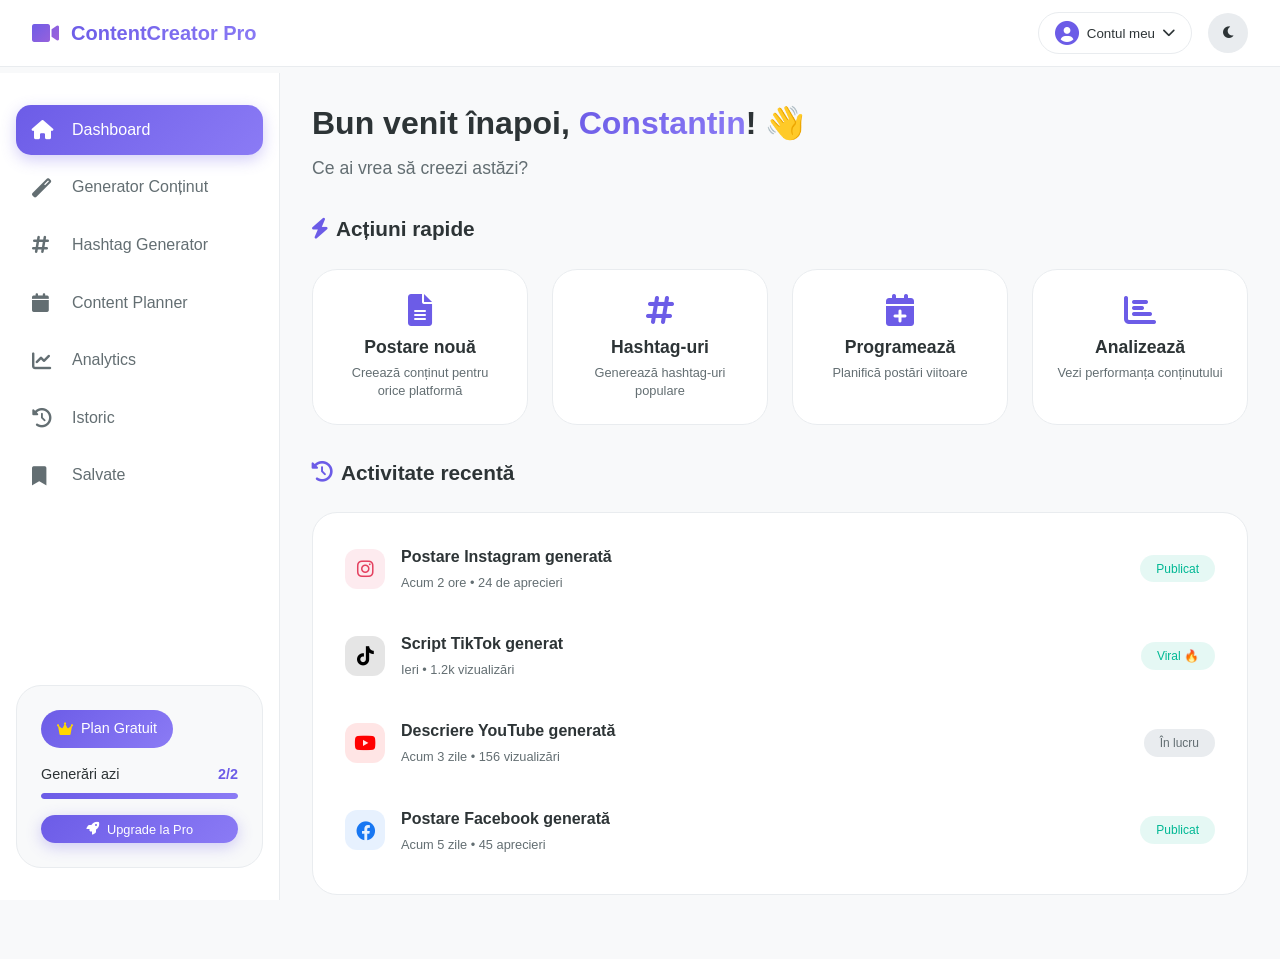
<file: content-creator-pro/dashboard.html>
<!DOCTYPE html>
<html lang="ro">
<head>
    <meta charset="UTF-8">
    <meta name="viewport" content="width=device-width, initial-scale=1.0">
    <title>Dashboard - ContentCreator Pro</title>
    
    <!-- Font Awesome 6 -->
    <link rel="stylesheet" href="https://cdnjs.cloudflare.com/ajax/libs/font-awesome/6.0.0/css/all.min.css">
    
    <!-- Boxicons pentru iconițe premium -->
    <link href='https://unpkg.com/boxicons@2.1.4/css/boxicons.min.css' rel='stylesheet'>
    
    <!-- AOS pentru animații -->
    <link href="https://unpkg.com/aos@2.3.1/dist/aos.css" rel="stylesheet">
    
    <style>
        * {
            margin: 0;
            padding: 0;
            box-sizing: border-box;
            font-family: -apple-system, BlinkMacSystemFont, 'Segoe UI', Roboto, Oxygen, Ubuntu, sans-serif;
        }

        :root {
            --primary-color: #6c5ce7;
            --secondary-color: #a8a4e6;
            --success-color: #00b894;
            --danger-color: #d63031;
            --warning-color: #fdcb6e;
            --dark-bg: #1e1e2e;
            --light-bg: #f8f9fa;
            --card-bg: #ffffff;
            --text-primary: #2d3436;
            --text-muted: #636e72;
            --border-color: #e9ecef;
            --hover-shadow: 0 10px 25px rgba(0,0,0,0.1);
            --sidebar-width: 280px;
            
            /* Culori oficiale platforme */
            --instagram-gradient: linear-gradient(45deg, #f09433 0%, #e6683c 25%, #dc2743 50%, #cc2366 75%, #bc1888 100%);
            --tiktok-color: #000000;
            --tiktok-gradient: linear-gradient(145deg, #25f4ee 0%, #fe2c55 50%, #000000 100%);
            --youtube-color: #ff0000;
            --facebook-color: #1877f2;
        }

        [data-theme="dark"] {
            --light-bg: #1a1a2e;
            --card-bg: #16213e;
            --text-primary: #f8f9fa;
            --text-muted: #b2bec3;
            --border-color: #2d3a5e;
            --hover-shadow: 0 10px 25px rgba(0,0,0,0.3);
            --tiktok-color: #ffffff;
        }

        body {
            background: var(--light-bg);
            color: var(--text-primary);
            transition: background 0.3s ease, color 0.3s ease;
            min-height: 100vh;
            line-height: 1.5;
        }

        /* Navigation Premium */
        .navbar {
            background: var(--card-bg);
            border-bottom: 1px solid var(--border-color);
            padding: 0.75rem 0;
            position: sticky;
            top: 0;
            z-index: 1000;
            backdrop-filter: blur(10px);
        }

        .nav-container {
            max-width: 100%;
            margin: 0 auto;
            padding: 0 2rem;
            display: flex;
            justify-content: space-between;
            align-items: center;
        }

        .logo {
            display: flex;
            align-items: center;
            gap: 0.75rem;
            font-size: 1.25rem;
            font-weight: 600;
        }

        .logo i {
            font-size: 1.5rem;
            background: linear-gradient(135deg, var(--primary-color), #a363d9);
            -webkit-background-clip: text;
            background-clip: text;
            -webkit-text-fill-color: transparent;
        }

        .logo span {
            background: linear-gradient(135deg, var(--primary-color), #8b7bf5);
            -webkit-background-clip: text;
            background-clip: text;
            -webkit-text-fill-color: transparent;
        }

        .nav-right {
            display: flex;
            align-items: center;
            gap: 1rem;
        }

        /* User Menu Premium */
        .user-menu {
            position: relative;
        }

        .user-btn {
            background: var(--card-bg);
            border: 1px solid var(--border-color);
            border-radius: 30px;
            padding: 0.5rem 1rem;
            display: flex;
            align-items: center;
            gap: 0.5rem;
            cursor: pointer;
            color: var(--text-primary);
            transition: all 0.3s ease;
        }

        .user-btn:hover {
            border-color: var(--primary-color);
            transform: translateY(-2px);
        }

        .user-btn i:first-child {
            font-size: 1.5rem;
            color: var(--primary-color);
        }

        .user-dropdown {
            position: absolute;
            top: 120%;
            right: 0;
            background: var(--card-bg);
            border: 1px solid var(--border-color);
            border-radius: 20px;
            padding: 0.5rem;
            min-width: 200px;
            display: none;
            box-shadow: var(--hover-shadow);
            z-index: 1000;
        }

        .user-dropdown.show {
            display: block;
            animation: slideDown 0.3s ease;
        }

        .user-dropdown a {
            display: flex;
            align-items: center;
            gap: 0.75rem;
            padding: 0.75rem 1rem;
            color: var(--text-primary);
            text-decoration: none;
            border-radius: 15px;
            transition: all 0.3s ease;
        }

        .user-dropdown a:hover {
            background: var(--light-bg);
            transform: translateX(5px);
        }

        .user-dropdown a i {
            width: 20px;
            color: var(--primary-color);
        }

        .dropdown-divider {
            height: 1px;
            background: var(--border-color);
            margin: 0.5rem 0;
        }

        .theme-toggle {
            background: var(--border-color);
            border: none;
            width: 40px;
            height: 40px;
            border-radius: 50%;
            cursor: pointer;
            color: var(--text-primary);
            transition: all 0.3s ease;
            display: flex;
            align-items: center;
            justify-content: center;
        }

        .theme-toggle:hover {
            background: var(--primary-color);
            color: white;
            transform: rotate(45deg);
        }

        .btn-primary {
            background: linear-gradient(135deg, var(--primary-color), #8b7bf5);
            border: none;
            color: white;
            padding: 0.5rem 1rem;
            border-radius: 20px;
            cursor: pointer;
            font-size: 0.9rem;
            transition: all 0.3s ease;
            display: inline-flex;
            align-items: center;
            justify-content: center;
            gap: 0.5rem;
            box-shadow: 0 4px 15px rgba(108, 92, 231, 0.3);
            position: relative;
            overflow: hidden;
        }

        .btn-primary:hover {
            background: linear-gradient(135deg, #7b6ced, var(--primary-color));
            transform: translateY(-2px);
            box-shadow: 0 8px 25px rgba(108, 92, 231, 0.4);
        }

        .btn-primary::after {
            content: '';
            position: absolute;
            top: 0;
            left: -100%;
            width: 100%;
            height: 100%;
            background: linear-gradient(90deg, transparent, rgba(255,255,255,0.3), transparent);
            transition: left 0.5s ease;
        }

        .btn-primary:hover::after {
            left: 100%;
        }

        .btn-small {
            padding: 0.4rem 0.8rem;
            font-size: 0.8rem;
        }

        .btn-large {
            padding: 1rem 2rem;
            font-size: 1rem;
            width: 100%;
        }

        /* Dashboard Container */
        .dashboard-container {
            display: flex;
            min-height: calc(100vh - 73px);
        }

        /* Sidebar Premium */
        .sidebar {
            width: var(--sidebar-width);
            background: var(--card-bg);
            border-right: 1px solid var(--border-color);
            padding: 2rem 1rem;
            display: flex;
            flex-direction: column;
            position: sticky;
            top: 73px;
            height: calc(100vh - 73px);
            overflow-y: auto;
        }

        .sidebar-menu {
            display: flex;
            flex-direction: column;
            gap: 0.5rem;
            margin-bottom: 2rem;
        }

        .menu-item {
            display: flex;
            align-items: center;
            gap: 1rem;
            padding: 0.8rem 1rem;
            color: var(--text-muted);
            text-decoration: none;
            border-radius: 15px;
            transition: all 0.3s cubic-bezier(0.175, 0.885, 0.32, 1.275);
        }

        .menu-item i {
            width: 24px;
            font-size: 1.2rem;
        }

        .menu-item:hover {
            background: var(--light-bg);
            color: var(--primary-color);
            transform: translateX(5px);
        }

        .menu-item.active {
            background: linear-gradient(135deg, var(--primary-color), #8b7bf5);
            color: white;
            box-shadow: 0 5px 15px rgba(108, 92, 231, 0.3);
        }

        .menu-item.active i {
            color: white;
        }

        /* Subscription Info Premium */
        .subscription-info {
            background: var(--light-bg);
            border-radius: 25px;
            padding: 1.5rem;
            margin-top: auto;
            border: 1px solid var(--border-color);
        }

        .plan-badge {
            display: inline-flex;
            align-items: center;
            gap: 0.5rem;
            padding: 0.5rem 1rem;
            background: linear-gradient(135deg, var(--primary-color), #8b7bf5);
            border-radius: 30px;
            color: white;
            font-size: 0.9rem;
            margin-bottom: 1rem;
        }

        .plan-badge i {
            color: gold;
        }

        .usage-stats {
            margin-bottom: 1rem;
        }

        .usage-item {
            display: flex;
            justify-content: space-between;
            font-size: 0.9rem;
            margin-bottom: 0.5rem;
        }

        .usage-count {
            font-weight: 600;
            color: var(--primary-color);
        }

        .progress-bar {
            height: 6px;
            background: var(--border-color);
            border-radius: 3px;
            overflow: hidden;
        }

        .progress {
            height: 100%;
            background: linear-gradient(90deg, var(--primary-color), #8b7bf5);
            border-radius: 3px;
        }

        /* Main Content */
        .dashboard-main {
            flex: 1;
            padding: 2rem;
            overflow-y: auto;
        }

        /* Welcome Section Premium */
        .welcome-section {
            margin-bottom: 2rem;
            animation: slideInRight 0.5s ease;
        }

        .welcome-section h1 {
            font-size: 2rem;
            margin-bottom: 0.5rem;
        }

        .welcome-section h1 span {
            background: linear-gradient(135deg, var(--primary-color), #8b7bf5);
            -webkit-background-clip: text;
            background-clip: text;
            -webkit-text-fill-color: transparent;
        }

        .welcome-section p {
            color: var(--text-muted);
            font-size: 1.1rem;
        }

        /* Quick Actions Premium */
        .quick-actions {
            margin-bottom: 2rem;
        }

        .quick-actions h2 {
            margin-bottom: 1.5rem;
            font-size: 1.3rem;
            display: flex;
            align-items: center;
            gap: 0.5rem;
        }

        .quick-actions h2 i {
            color: var(--primary-color);
        }

        .action-grid {
            display: grid;
            grid-template-columns: repeat(4, 1fr);
            gap: 1.5rem;
        }

        .action-card {
            background: var(--card-bg);
            border: 1px solid var(--border-color);
            border-radius: 25px;
            padding: 1.5rem;
            text-align: center;
            cursor: pointer;
            transition: all 0.3s cubic-bezier(0.175, 0.885, 0.32, 1.275);
            position: relative;
            overflow: hidden;
        }

        .action-card::before {
            content: '';
            position: absolute;
            top: 0;
            left: 0;
            width: 100%;
            height: 100%;
            background: linear-gradient(135deg, rgba(108, 92, 231, 0.1), rgba(168, 164, 230, 0.1));
            opacity: 0;
            transition: opacity 0.3s ease;
        }

        .action-card:hover {
            transform: translateY(-5px) scale(1.02);
            box-shadow: var(--hover-shadow);
        }

        .action-card:hover::before {
            opacity: 1;
        }

        .action-card i {
            font-size: 2rem;
            color: var(--primary-color);
            margin-bottom: 0.5rem;
            transition: transform 0.3s ease;
        }

        .action-card:hover i {
            transform: scale(1.1);
        }

        .action-card h3 {
            font-size: 1.1rem;
            margin-bottom: 0.25rem;
        }

        .action-card p {
            font-size: 0.8rem;
            color: var(--text-muted);
            line-height: 1.4;
        }

        /* Recent Activity Premium */
        .recent-activity {
            margin-bottom: 2rem;
        }

        .recent-activity h2 {
            margin-bottom: 1.5rem;
            font-size: 1.3rem;
            display: flex;
            align-items: center;
            gap: 0.5rem;
        }

        .recent-activity h2 i {
            color: var(--primary-color);
        }

        .activity-list {
            background: var(--card-bg);
            border: 1px solid var(--border-color);
            border-radius: 25px;
            padding: 1rem;
        }

        .activity-item {
            display: flex;
            align-items: center;
            gap: 1rem;
            padding: 1rem;
            border-radius: 18px;
            transition: all 0.3s ease;
            margin-bottom: 0.5rem;
        }

        .activity-item:hover {
            background: var(--light-bg);
            transform: translateX(5px);
        }

        .activity-item i {
            width: 40px;
            height: 40px;
            display: flex;
            align-items: center;
            justify-content: center;
            border-radius: 12px;
            font-size: 1.2rem;
        }

        /* Culori platforme activitate */
        .activity-item i.fa-instagram {
            background: rgba(228, 64, 95, 0.1);
            color: #E4405F;
        }

        .activity-item i.fa-tiktok {
            background: rgba(0, 0, 0, 0.1);
            color: var(--tiktok-color);
        }

        .activity-item i.fa-youtube {
            background: rgba(255, 0, 0, 0.1);
            color: #FF0000;
        }

        .activity-item i.fa-facebook {
            background: rgba(24, 119, 242, 0.1);
            color: #1877F2;
        }

        [data-theme="dark"] .activity-item i.fa-tiktok {
            background: rgba(255, 255, 255, 0.1);
            color: #ffffff;
        }

        .activity-details {
            flex: 1;
        }

        .activity-details h4 {
            font-size: 1rem;
            margin-bottom: 0.25rem;
        }

        .activity-details p {
            font-size: 0.8rem;
            color: var(--text-muted);
        }

        .activity-status {
            padding: 0.3rem 1rem;
            border-radius: 30px;
            font-size: 0.75rem;
            font-weight: 500;
        }

        .activity-status.success {
            background: rgba(0, 184, 148, 0.1);
            color: var(--success-color);
        }

        .activity-status:not(.success) {
            background: var(--border-color);
            color: var(--text-muted);
        }

        /* Platform Selector */
        .platform-selector {
            display: flex;
            gap: 0.5rem;
            margin-bottom: 1.5rem;
            flex-wrap: wrap;
        }

        .platform-option {
            flex: 1;
            min-width: 100px;
            padding: 0.75rem;
            border: 1px solid var(--border-color);
            background: var(--card-bg);
            border-radius: 15px;
            cursor: pointer;
            transition: all 0.3s ease;
            color: var(--text-muted);
            display: flex;
            align-items: center;
            justify-content: center;
            gap: 0.5rem;
        }

        .platform-option:hover {
            border-color: var(--primary-color);
            transform: translateY(-2px);
        }

        .platform-option.active {
            background: linear-gradient(135deg, var(--primary-color), #8b7bf5);
            color: white;
            border: none;
        }

        .platform-option.active i {
            color: white;
        }

        /* Form Controls */
        .form-group {
            margin-bottom: 1.5rem;
        }

        .form-group label {
            display: block;
            margin-bottom: 0.5rem;
            color: var(--text-muted);
            font-size: 0.9rem;
        }

        .form-control {
            width: 100%;
            padding: 0.75rem 1rem;
            background: var(--card-bg);
            border: 1px solid var(--border-color);
            border-radius: 15px;
            color: var(--text-primary);
            font-size: 0.95rem;
            transition: all 0.3s ease;
        }

        .form-control:focus {
            outline: none;
            border-color: var(--primary-color);
            box-shadow: 0 0 0 3px rgba(108, 92, 231, 0.1);
        }

        /* Generated Content */
        .generated-content {
            background: var(--card-bg);
            border: 1px solid var(--border-color);
            border-radius: 25px;
            padding: 1.5rem;
            margin-top: 2rem;
        }

        .generated-content h3 {
            margin-bottom: 1rem;
        }

        .content-preview {
            background: var(--light-bg);
            border-radius: 18px;
            padding: 1.5rem;
            margin-bottom: 1rem;
            border: 1px solid var(--border-color);
        }

        .hashtags-preview {
            display: flex;
            flex-wrap: wrap;
            gap: 0.5rem;
            margin-bottom: 1rem;
        }

        .hashtag {
            padding: 0.5rem 1rem;
            background: linear-gradient(135deg, var(--primary-color), #8b7bf5);
            color: white;
            border-radius: 30px;
            font-size: 0.85rem;
        }

        .content-actions {
            display: flex;
            gap: 0.75rem;
        }

        .content-actions button {
            flex: 1;
        }

        /* Animations */
        @keyframes slideInRight {
            from {
                opacity: 0;
                transform: translateX(30px);
            }
            to {
                opacity: 1;
                transform: translateX(0);
            }
        }

        @keyframes slideDown {
            from {
                opacity: 0;
                transform: translateY(-10px);
            }
            to {
                opacity: 1;
                transform: translateY(0);
            }
        }

        @keyframes float {
            0%, 100% { transform: translateY(0); }
            50% { transform: translateY(-5px); }
        }

        .action-card {
            animation: float 6s ease-in-out infinite;
        }

        .action-card:nth-child(1) { animation-delay: 0s; }
        .action-card:nth-child(2) { animation-delay: 0.2s; }
        .action-card:nth-child(3) { animation-delay: 0.4s; }
        .action-card:nth-child(4) { animation-delay: 0.6s; }

        /* Responsive Premium */
        @media (max-width: 1200px) {
            .action-grid {
                grid-template-columns: repeat(2, 1fr);
            }
        }

        @media (max-width: 992px) {
            .sidebar {
                width: 80px;
                padding: 1rem 0.5rem;
            }

            .sidebar .menu-item span,
            .sidebar .plan-badge span,
            .sidebar .usage-stats,
            .sidebar .btn-primary span {
                display: none;
            }

            .sidebar .menu-item {
                justify-content: center;
                padding: 1rem;
            }

            .sidebar .menu-item i {
                margin: 0;
            }

            .plan-badge {
                justify-content: center;
            }

            .plan-badge i {
                margin: 0;
            }
        }

        @media (max-width: 768px) {
            .dashboard-container {
                flex-direction: column;
            }

            .sidebar {
                width: 100%;
                height: auto;
                position: static;
                padding: 1rem;
            }

            .sidebar-menu {
                flex-direction: row;
                flex-wrap: wrap;
                justify-content: center;
            }

            .sidebar .menu-item span {
                display: inline;
            }

            .action-grid {
                grid-template-columns: 1fr;
            }

            .platform-selector {
                flex-direction: column;
            }

            .platform-option {
                width: 100%;
            }

            .content-actions {
                flex-direction: column;
            }

            .nav-container {
                padding: 0 1rem;
            }

            .dashboard-main {
                padding: 1rem;
            }

            .welcome-section h1 {
                font-size: 1.5rem;
            }
        }

        /* Notifications */
        .notification {
            position: fixed;
            bottom: 20px;
            left: 50%;
            transform: translateX(-50%);
            padding: 14px 28px;
            border-radius: 50px;
            font-size: 0.95rem;
            font-weight: 500;
            z-index: 10000;
            animation: slideUp 0.3s cubic-bezier(0.175, 0.885, 0.32, 1.275);
            border: 1px solid rgba(255,255,255,0.1);
            backdrop-filter: blur(10px);
            box-shadow: 0 10px 30px rgba(0,0,0,0.2);
        }

        .notification.success {
            background: linear-gradient(135deg, var(--success-color), #00cec9);
            color: white;
        }

        .notification.error {
            background: linear-gradient(135deg, var(--danger-color), #e17055);
            color: white;
        }

        .notification.info {
            background: linear-gradient(135deg, var(--primary-color), #8b7bf5);
            color: white;
        }

        @keyframes slideUp {
            from {
                opacity: 0;
                transform: translate(-50%, 20px);
            }
            to {
                opacity: 1;
                transform: translate(-50%, 0);
            }
        }
    </style>
</head>
<body>
    <!-- Navigation Bar -->
    <nav class="navbar">
        <div class="nav-container">
            <div class="logo">
                <i class="fas fa-video"></i>
                <span>ContentCreator Pro</span>
            </div>
            
            <div class="nav-right">
                <!-- User Menu -->
                <div class="user-menu">
                    <button class="user-btn" onclick="toggleUserMenu()">
                        <i class="fas fa-user-circle"></i>
                        <span>Contul meu</span>
                        <i class="fas fa-chevron-down"></i>
                    </button>
                    <div class="user-dropdown" id="userDropdown">
                        <a href="#" onclick="showProfile()">
                            <i class="fas fa-user"></i> Profil
                        </a>
                        <a href="#" onclick="showSettings()">
                            <i class="fas fa-cog"></i> Setări
                        </a>
                        <a href="#" onclick="showBilling()">
                            <i class="fas fa-credit-card"></i> Facturare
                        </a>
                        <div class="dropdown-divider"></div>
                        <a href="#" onclick="logout()">
                            <i class="fas fa-sign-out-alt"></i> Deconectare
                        </a>
                    </div>
                </div>
                
                <!-- Theme Toggle -->
                <button class="theme-toggle" id="themeToggle">
                    <i class="fas fa-moon"></i>
                </button>
            </div>
        </div>
    </nav>

    <!-- Dashboard Container -->
    <div class="dashboard-container">
        <!-- Sidebar -->
        <aside class="sidebar">
            <div class="sidebar-menu">
                <a href="#" class="menu-item active" onclick="showDashboard(event)">
                    <i class="fas fa-home"></i>
                    <span>Dashboard</span>
                </a>
                <a href="#" class="menu-item" onclick="showGenerator(event)">
                    <i class="fas fa-magic"></i>
                    <span>Generator Conținut</span>
                </a>
                <a href="#" class="menu-item" onclick="showHashtags(event)">
                    <i class="fas fa-hashtag"></i>
                    <span>Hashtag Generator</span>
                </a>
                <a href="#" class="menu-item" onclick="showPlanner(event)">
                    <i class="fas fa-calendar"></i>
                    <span>Content Planner</span>
                </a>
                <a href="#" class="menu-item" onclick="showAnalytics(event)">
                    <i class="fas fa-chart-line"></i>
                    <span>Analytics</span>
                </a>
                <a href="#" class="menu-item" onclick="showHistory(event)">
                    <i class="fas fa-history"></i>
                    <span>Istoric</span>
                </a>
                <a href="#" class="menu-item" onclick="showSaved(event)">
                    <i class="fas fa-bookmark"></i>
                    <span>Salvate</span>
                </a>
            </div>
            
            <!-- Subscription Info -->
            <div class="subscription-info">
                <div class="plan-badge">
                    <i class="fas fa-crown"></i>
                    <span>Plan Gratuit</span>
                </div>
                <div class="usage-stats">
                    <div class="usage-item">
                        <span>Generări azi</span>
                        <span class="usage-count">2/2</span>
                    </div>
                    <div class="progress-bar">
                        <div class="progress" style="width: 100%"></div>
                    </div>
                </div>
                <button class="btn-primary btn-small" onclick="upgradePlan()" style="width: 100%;">
                    <i class="fas fa-rocket"></i> Upgrade la Pro
                </button>
            </div>
        </aside>

        <!-- Main Content Area -->
        <main class="dashboard-main">
            <!-- Welcome Section -->
            <div class="welcome-section">
                <h1>Bun venit înapoi, <span id="userName">Constantin</span>! 👋</h1>
                <p>Ce ai vrea să creezi astăzi?</p>
            </div>

            <!-- Quick Actions -->
            <div class="quick-actions">
                <h2>
                    <i class="fas fa-bolt"></i>
                    Acțiuni rapide
                </h2>
                <div class="action-grid">
                    <!-- Card 1: Postare nouă -->
                    <div class="action-card" onclick="window.location.href='content-generator.html'">
                        <i class="fas fa-file-alt"></i>
                        <h3>Postare nouă</h3>
                        <p>Creează conținut pentru orice platformă</p>
                    </div>
                    
                    <!-- Card 2: Hashtag-uri -->
                    <div class="action-card" onclick="window.location.href='hashtags-page.html'">
                        <i class="fas fa-hashtag"></i>
                        <h3>Hashtag-uri</h3>
                        <p>Generează hashtag-uri populare</p>
                    </div>
                    
                    <!-- Card 3: Programează -->
                    <div class="action-card" onclick="window.location.href='content-planner.html'">
                        <i class="fas fa-calendar-plus"></i>
                        <h3>Programează</h3>
                        <p>Planifică postări viitoare</p>
                    </div>

                    <!-- Card 4: Analizează -->
                    <div class="action-card" onclick="window.location.href='analytics.html'">
                        <i class="fas fa-chart-bar"></i>
                        <h3>Analizează</h3>
                        <p>Vezi performanța conținutului</p>
                    </div>
                </div>
            </div>

            <!-- Recent Activity -->
            <div class="recent-activity">
                <h2>
                    <i class="fas fa-history"></i>
                    Activitate recentă
                </h2>
                <div class="activity-list">
                    <div class="activity-item">
                        <i class="fab fa-instagram"></i>
                        <div class="activity-details">
                            <h4>Postare Instagram generată</h4>
                            <p>Acum 2 ore • 24 de aprecieri</p>
                        </div>
                        <span class="activity-status success">Publicat</span>
                    </div>
                    
                    <div class="activity-item">
                        <i class="fab fa-tiktok"></i>
                        <div class="activity-details">
                            <h4>Script TikTok generat</h4>
                            <p>Ieri • 1.2k vizualizări</p>
                        </div>
                        <span class="activity-status success">Viral 🔥</span>
                    </div>
                    
                    <div class="activity-item">
                        <i class="fab fa-youtube"></i>
                        <div class="activity-details">
                            <h4>Descriere YouTube generată</h4>
                            <p>Acum 3 zile • 156 vizualizări</p>
                        </div>
                        <span class="activity-status">În lucru</span>
                    </div>
                    
                    <div class="activity-item">
                        <i class="fab fa-facebook"></i>
                        <div class="activity-details">
                            <h4>Postare Facebook generată</h4>
                            <p>Acum 5 zile • 45 aprecieri</p>
                        </div>
                        <span class="activity-status success">Publicat</span>
                    </div>
                </div>
            </div>

            <!-- Content Generator (Hidden by default) -->
            <div class="content-generator" id="contentGenerator" style="display: none;">
                <h2>Generator Conținut AI</h2>
                
                <div class="platform-selector">
                    <button class="platform-option active" onclick="selectPlatform('youtube')">
                        <i class="fab fa-youtube"></i> YouTube
                    </button>
                    <button class="platform-option" onclick="selectPlatform('instagram')">
                        <i class="fab fa-instagram"></i> Instagram
                    </button>
                    <button class="platform-option" onclick="selectPlatform('tiktok')">
                        <i class="fab fa-tiktok"></i> TikTok
                    </button>
                    <button class="platform-option" onclick="selectPlatform('facebook')">
                        <i class="fab fa-facebook"></i> Facebook
                    </button>
                </div>
                
                <div class="generator-form">
                    <div class="form-group">
                        <label>Subiect / Idee principală</label>
                        <input type="text" class="form-control" placeholder="Ex: Rețetă rapidă de paste" id="topicInput">
                    </div>
                    
                    <div class="form-group">
                        <label>Tonalitate</label>
                        <select class="form-control" id="toneSelect">
                            <option value="professional">Profesional</option>
                            <option value="casual">Relaxat</option>
                            <option value="funny">Amuzant</option>
                            <option value="inspirational">Inspirațional</option>
                        </select>
                    </div>
                    
                    <div class="form-group">
                        <label>Cuvinte cheie (opțional)</label>
                        <input type="text" class="form-control" placeholder="Separate prin virgulă" id="keywordsInput">
                    </div>
                    
                    <button class="btn-primary btn-large" onclick="generateContent()">
                        <i class="fas fa-magic"></i> Generează conținut
                    </button>
                </div>
                
                <!-- Generated Content -->
                <div class="generated-content" id="generatedContent" style="display: none;">
                    <h3>Conținut generat</h3>
                    <div class="content-preview">
                        <p id="generatedText"></p>
                    </div>
                    
                    <div class="hashtags-preview" id="hashtagsPreview">
                        <span class="hashtag">#contentcreator</span>
                        <span class="hashtag">#viral</span>
                        <span class="hashtag">#trending</span>
                    </div>
                    
                    <div class="content-actions">
                        <button class="btn-outline" onclick="copyContent()">
                            <i class="fas fa-copy"></i> Copiază
                        </button>
                        <button class="btn-outline" onclick="saveContent()">
                            <i class="fas fa-save"></i> Salvează
                        </button>
                        <button class="btn-primary" onclick="shareContent()">
                            <i class="fas fa-share"></i> Distribuie
                        </button>
                    </div>
                </div>
            </div>
        </main>
    </div>

    <script>
        // ===== VARIABILE GLOBALE =====
        let currentPlatform = 'youtube';

        // ===== FUNCȚII PENTRU MENIU =====
        function toggleUserMenu() {
            const dropdown = document.getElementById('userDropdown');
            dropdown.classList.toggle('show');
        }

        // Închide dropdown-ul la click în afară
        window.addEventListener('click', function(event) {
            if (!event.target.closest('.user-menu')) {
                const dropdown = document.getElementById('userDropdown');
                if (dropdown) dropdown.classList.remove('show');
            }
        });

        // ===== FUNCȚII PENTRU NAVIGARE =====
        function showDashboard(event) {
            if (event) event.preventDefault();
            setActiveMenu('dashboard');
            showNotification('Dashboard încărcat', 'info');
        }

        function showGenerator(event) {
            if (event) event.preventDefault();
            setActiveMenu('generator');
            window.location.href = 'content-generator.html';
        }

        function showHashtags(event) {
            if (event) event.preventDefault();
            setActiveMenu('hashtags');
            window.location.href = 'hashtags-page.html';
        }

        function showPlanner(event) {
            if (event) event.preventDefault();
            setActiveMenu('planner');
            window.location.href = 'content-planner.html';
        }

        function showAnalytics(event) {
            if (event) event.preventDefault();
            setActiveMenu('analytics');
            window.location.href = 'analytics.html';
        }

        function showHistory(event) {
            if (event) event.preventDefault();
            setActiveMenu('history');
            showNotification('Se încarcă istoricul...', 'info');
        }

        function showSaved(event) {
            if (event) event.preventDefault();
            setActiveMenu('saved');
            showNotification('Se încarcă conținutul salvat...', 'info');
        }

        function showProfile() {
            toggleUserMenu();
            showNotification('Profilul tău', 'info');
        }

        function showSettings() {
            toggleUserMenu();
            showNotification('Setări cont', 'info');
        }

        function showBilling() {
            toggleUserMenu();
            showNotification('Pagina de facturare', 'info');
        }

        function logout() {
            toggleUserMenu();
            localStorage.removeItem('isLoggedIn');
            showNotification('Te-ai deconectat cu succes!', 'success');
            setTimeout(() => {
                window.location.href = 'index.html';
            }, 1500);
        }

        function upgradePlan() {
            showNotification('✨ Upgrade la Plan Pro - Ofertă specială!', 'info');
        }

        function setActiveMenu(menu) {
            document.querySelectorAll('.menu-item').forEach(item => {
                item.classList.remove('active');
            });
            
            let activeItem;
            if (menu === 'dashboard') {
                activeItem = document.querySelector('.menu-item[onclick="showDashboard(event)"]');
            }
            
            if (activeItem) {
                activeItem.classList.add('active');
            }
        }

        // ===== FUNCȚII PENTRU GENERATOR =====
        function selectPlatform(platform) {
            currentPlatform = platform;
            document.querySelectorAll('.platform-option').forEach(btn => {
                btn.classList.remove('active');
            });
            event.target.classList.add('active');
            showNotification(`Platformă selectată: ${platform}`, 'info');
        }

        function generateContent() {
            const topic = document.getElementById('topicInput').value;
            if (!topic) {
                showNotification('Te rugăm să introduci un subiect!', 'error');
                return;
            }
            
            document.getElementById('generatedContent').style.display = 'block';
            document.getElementById('generatedText').innerHTML = `Conținut generat pentru ${currentPlatform} despre "${topic}"...`;
            
            showNotification('✅ Conținut generat cu succes!', 'success');
        }

        function copyContent() {
            showNotification('📋 Conținut copiat în clipboard!', 'success');
        }

        function saveContent() {
            showNotification('💾 Conținut salvat în colecția ta!', 'success');
        }

        function shareContent() {
            showNotification('📤 Opțiuni de partajare deschise', 'info');
        }

        // ===== FUNCȚII PENTRU TEMĂ =====
        function initTheme() {
            const themeToggle = document.getElementById('themeToggle');
            if (!themeToggle) return;
            
            const savedTheme = localStorage.getItem('theme');
            
            if (savedTheme === 'dark') {
                document.documentElement.setAttribute('data-theme', 'dark');
                themeToggle.innerHTML = '<i class="fas fa-sun"></i>';
            } else {
                document.documentElement.removeAttribute('data-theme');
                themeToggle.innerHTML = '<i class="fas fa-moon"></i>';
            }
            
            themeToggle.addEventListener('click', toggleTheme);
        }

        function toggleTheme() {
            const themeToggle = document.getElementById('themeToggle');
            
            if (document.documentElement.hasAttribute('data-theme')) {
                document.documentElement.removeAttribute('data-theme');
                localStorage.setItem('theme', 'light');
                themeToggle.innerHTML = '<i class="fas fa-moon"></i>';
                showNotification('🌙 Tema deschisă activată', 'info');
            } else {
                document.documentElement.setAttribute('data-theme', 'dark');
                localStorage.setItem('theme', 'dark');
                themeToggle.innerHTML = '<i class="fas fa-sun"></i>';
                showNotification('🌞 Tema întunecată activată', 'info');
            }
            
            updateTikTokIcons();
        }

        function updateTikTokIcons() {
            const isDarkMode = document.documentElement.hasAttribute('data-theme');
            document.querySelectorAll('.fab.fa-tiktok, .activity-item i.fa-tiktok').forEach(el => {
                if (isDarkMode) {
                    el.style.color = '#ffffff';
                } else {
                    el.style.color = '';
                }
            });
        }

        // ===== FUNCȚIE NOTIFICARE PREMIUM =====
        function showNotification(message, type = 'success') {
            const notification = document.createElement('div');
            notification.className = `notification ${type}`;
            notification.textContent = message;
            document.body.appendChild(notification);
            
            setTimeout(() => {
                notification.style.animation = 'slideUp 0.3s reverse';
                setTimeout(() => notification.remove(), 300);
            }, 2500);
        }

        // ===== INITIALIZARE =====
        document.addEventListener('DOMContentLoaded', function() {
            initTheme();
            updateTikTokIcons();
            
            // Ascultăm pentru modificări ale temei
            const observer = new MutationObserver((mutations) => {
                mutations.forEach((mutation) => {
                    if (mutation.attributeName === 'data-theme') {
                        updateTikTokIcons();
                    }
                });
            });

            observer.observe(document.documentElement, { attributes: true });
            
            // Adăugăm efect de float pentru carduri
            const cards = document.querySelectorAll('.action-card');
            cards.forEach((card, index) => {
                card.style.animation = `float 6s ease-in-out infinite`;
                card.style.animationDelay = `${index * 0.2}s`;
            });
        });
    </script>
</body>
</html>
</file>
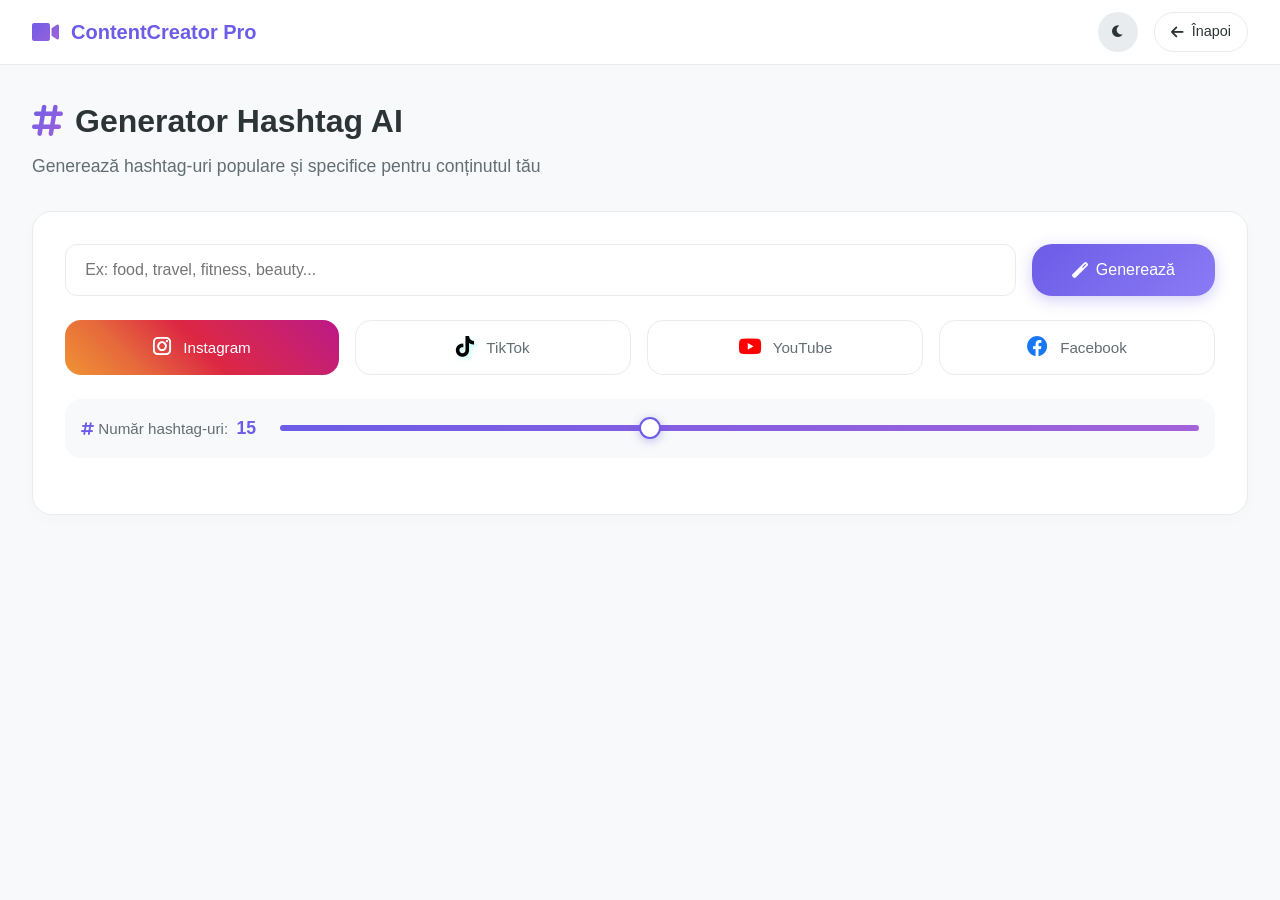
<file: content-creator-pro/hashtags-page.html>
<!DOCTYPE html>
<html lang="ro">
<head>
    <meta charset="UTF-8">
    <meta name="viewport" content="width=device-width, initial-scale=1.0">
    <title>Hashtag Generator - ContentCreator Pro</title>
    
    <!-- Font Awesome 6 (versiunea completă cu iconițe premium) -->
    <link rel="stylesheet" href="https://cdnjs.cloudflare.com/ajax/libs/font-awesome/6.0.0/css/all.min.css">
    
    <!-- Pentru iconițe și mai premium, adăugăm și boxicons -->
    <link href='https://unpkg.com/boxicons@2.1.4/css/boxicons.min.css' rel='stylesheet'>
    
    <style>
        * {
            margin: 0;
            padding: 0;
            box-sizing: border-box;
            font-family: -apple-system, BlinkMacSystemFont, 'Segoe UI', Roboto, Oxygen, Ubuntu, sans-serif;
        }

        :root {
            --primary-color: #6c5ce7;
            --secondary-color: #a8a4e6;
            --success-color: #00b894;
            --danger-color: #d63031;
            --warning-color: #fdcb6e;
            --dark-bg: #1e1e2e;
            --light-bg: #f8f9fa;
            --card-bg: #ffffff;
            --text-primary: #2d3436;
            --text-muted: #636e72;
            --border-color: #e9ecef;
            --hover-shadow: 0 10px 25px rgba(0,0,0,0.1);
            
            /* Culori oficiale platforme */
            --instagram-gradient: linear-gradient(45deg, #f09433 0%, #e6683c 25%, #dc2743 50%, #cc2366 75%, #bc1888 100%);
            --tiktok-color: #000000;
            --tiktok-gradient: linear-gradient(145deg, #25f4ee 0%, #fe2c55 50%, #000000 100%);
            --youtube-color: #ff0000;
            --facebook-color: #1877f2;
        }

        [data-theme="dark"] {
            --light-bg: #1a1a2e;
            --card-bg: #16213e;
            --text-primary: #f8f9fa;
            --text-muted: #b2bec3;
            --border-color: #2d3a5e;
            --hover-shadow: 0 10px 25px rgba(0,0,0,0.3);
            --tiktok-color: #ffffff;
        }

        body {
            background: var(--light-bg);
            color: var(--text-primary);
            transition: background 0.3s ease, color 0.3s ease;
            min-height: 100vh;
            line-height: 1.5;
        }

        /* Navigation */
        .navbar {
            background: var(--card-bg);
            border-bottom: 1px solid var(--border-color);
            padding: 0.75rem 0;
            position: sticky;
            top: 0;
            z-index: 1000;
            backdrop-filter: blur(10px);
        }

        .nav-container {
            max-width: 1400px;
            margin: 0 auto;
            padding: 0 2rem;
            display: flex;
            justify-content: space-between;
            align-items: center;
        }

        .logo {
            display: flex;
            align-items: center;
            gap: 0.75rem;
            font-size: 1.25rem;
            font-weight: 600;
            color: var(--primary-color);
        }

        .logo i {
            font-size: 1.5rem;
            background: linear-gradient(135deg, var(--primary-color), #a363d9);
            background-clip: text;
            -webkit-background-clip: text;
            -webkit-text-fill-color: transparent;
        }

        .nav-right {
            display: flex;
            align-items: center;
            gap: 1rem;
        }

        .theme-toggle {
            background: var(--border-color);
            border: none;
            width: 40px;
            height: 40px;
            border-radius: 50%;
            cursor: pointer;
            color: var(--text-primary);
            transition: all 0.3s ease;
            display: flex;
            align-items: center;
            justify-content: center;
        }

        .theme-toggle:hover {
            background: var(--primary-color);
            color: white;
            transform: rotate(45deg);
        }

        .btn-outline {
            background: transparent;
            border: 1px solid var(--border-color);
            color: var(--text-primary);
            padding: 0.5rem 1rem;
            border-radius: 20px;
            cursor: pointer;
            text-decoration: none;
            font-size: 0.9rem;
            transition: all 0.3s ease;
            display: inline-flex;
            align-items: center;
            gap: 0.5rem;
        }

        .btn-outline:hover {
            border-color: var(--primary-color);
            color: var(--primary-color);
            transform: translateX(-2px);
        }

        .btn-primary {
            background: linear-gradient(135deg, var(--primary-color), #8b7bf5);
            border: none;
            color: white;
            padding: 0.5rem 1rem;
            border-radius: 20px;
            cursor: pointer;
            font-size: 0.9rem;
            transition: all 0.3s ease;
            display: inline-flex;
            align-items: center;
            justify-content: center;
            gap: 0.5rem;
            box-shadow: 0 4px 15px rgba(108, 92, 231, 0.3);
        }

        .btn-primary:hover {
            background: linear-gradient(135deg, #7b6ced, var(--primary-color));
            transform: translateY(-2px);
            box-shadow: 0 8px 25px rgba(108, 92, 231, 0.4);
        }

        /* Main Content */
        .dashboard-main {
            max-width: 1400px;
            margin: 2rem auto;
            padding: 0 2rem;
        }

        /* Welcome Section */
        .welcome-section {
            margin-bottom: 2rem;
            position: relative;
        }

        .welcome-section h1 {
            font-size: 2rem;
            margin-bottom: 0.5rem;
            display: flex;
            align-items: center;
            gap: 0.75rem;
        }

        .welcome-section h1 i {
            background: linear-gradient(135deg, var(--primary-color), #a363d9);
            background-clip: text;
            -webkit-background-clip: text;
            -webkit-text-fill-color: transparent;
            font-size: 2.2rem;
        }

        .welcome-section p {
            color: var(--text-muted);
            font-size: 1.1rem;
        }

        /* Grid */
        .grid-1 {
            display: grid;
            grid-template-columns: 1fr;
            gap: 1.5rem;
            margin-bottom: 1.5rem;
        }

        /* Action Card */
        .action-card {
            background: var(--card-bg);
            border: 1px solid var(--border-color);
            border-radius: 20px;
            padding: 2rem;
            transition: all 0.3s ease;
            box-shadow: 0 5px 20px rgba(0,0,0,0.02);
        }

        .action-card:hover {
            box-shadow: var(--hover-shadow);
            transform: translateY(-2px);
        }

        /* Form Controls */
        .form-control {
            width: 100%;
            padding: 0.75rem 1rem;
            background: var(--card-bg);
            border: 1px solid var(--border-color);
            border-radius: 12px;
            color: var(--text-primary);
            font-size: 0.95rem;
            transition: all 0.3s ease;
        }

        .form-control:focus {
            outline: none;
            border-color: var(--primary-color);
            box-shadow: 0 0 0 3px rgba(108, 92, 231, 0.1);
        }

        /* Platform Buttons Premium */
        .platform-buttons {
            display: flex;
            gap: 1rem;
            flex-wrap: wrap;
            margin: 1.5rem 0;
        }

        .platform-btn {
            flex: 1;
            min-width: 140px;
            padding: 1rem;
            border: none;
            background: var(--card-bg);
            border-radius: 16px;
            cursor: pointer;
            transition: all 0.3s ease;
            color: var(--text-muted);
            font-size: 0.95rem;
            font-weight: 500;
            display: flex;
            align-items: center;
            justify-content: center;
            gap: 0.75rem;
            border: 1px solid var(--border-color);
            position: relative;
            overflow: hidden;
        }

        .platform-btn::before {
            content: '';
            position: absolute;
            top: 0;
            left: 0;
            width: 100%;
            height: 100%;
            background: linear-gradient(135deg, rgba(255,255,255,0.1), rgba(255,255,255,0));
            transform: translateX(-100%);
            transition: transform 0.5s ease;
        }

        .platform-btn:hover::before {
            transform: translateX(0);
        }

        .platform-btn i, .platform-btn bx {
            font-size: 1.3rem;
            transition: transform 0.3s ease;
        }

        .platform-btn:hover i, .platform-btn:hover bx {
            transform: scale(1.2);
        }

        /* Culori premium pentru fiecare platformă */
        .platform-btn[data-platform="instagram"] i {
            background: var(--instagram-gradient);
            background-clip: text;
            -webkit-background-clip: text;
            -webkit-text-fill-color: transparent;
        }

        .platform-btn[data-platform="instagram"].active {
            background: var(--instagram-gradient);
            color: white;
            border: none;
        }

        .platform-btn[data-platform="instagram"].active i {
            background: white;
            background-clip: text;
            -webkit-background-clip: text;
            -webkit-text-fill-color: transparent;
            -webkit-text-fill-color: white;
        }

        .platform-btn[data-platform="tiktok"] i {
            color: var(--tiktok-color);
            text-shadow: 2px 2px 4px rgba(37, 244, 238, 0.3);
        }

        .platform-btn[data-platform="tiktok"].active {
            background: var(--tiktok-gradient);
            color: white;
            border: none;
        }

        .platform-btn[data-platform="tiktok"].active i {
            color: white;
        }

        .platform-btn[data-platform="youtube"] i {
            color: var(--youtube-color);
        }

        .platform-btn[data-platform="youtube"].active {
            background: var(--youtube-color);
            color: white;
            border: none;
        }

        .platform-btn[data-platform="youtube"].active i {
            color: white;
        }

        .platform-btn[data-platform="facebook"] i {
            color: var(--facebook-color);
        }

        .platform-btn[data-platform="facebook"].active {
            background: var(--facebook-color);
            color: white;
            border: none;
        }

        .platform-btn[data-platform="facebook"].active i {
            color: white;
        }

        /* Range Slider Premium */
        .range-container {
            display: flex;
            align-items: center;
            gap: 1.5rem;
            margin: 1.5rem 0;
            padding: 1rem;
            background: var(--light-bg);
            border-radius: 16px;
        }

        .range-label {
            color: var(--text-muted);
            min-width: 160px;
            font-size: 0.95rem;
        }

        .range-label strong {
            color: var(--primary-color);
            margin-left: 0.25rem;
            font-size: 1.1rem;
        }

        input[type="range"] {
            flex: 1;
            height: 6px;
            -webkit-appearance: none;
            appearance: none;
            background: linear-gradient(90deg, var(--primary-color), #a363d9);
            border-radius: 3px;
        }

        input[type="range"]::-webkit-slider-thumb {
            -webkit-appearance: none;
            width: 22px;
            height: 22px;
            background: white;
            border: 2px solid var(--primary-color);
            border-radius: 50%;
            cursor: pointer;
            transition: all 0.2s;
            box-shadow: 0 2px 10px rgba(108, 92, 231, 0.4);
        }

        input[type="range"]::-webkit-slider-thumb:hover {
            transform: scale(1.2);
            box-shadow: 0 0 20px var(--primary-color);
        }

        /* Hashtag Cloud Premium */
        .hashtag-cloud {
            display: flex;
            flex-wrap: wrap;
            gap: 0.75rem;
            margin: 1.5rem 0;
            min-height: 100px;
        }

        .hashtag-item {
            display: inline-block;
            padding: 0.7rem 1.4rem;
            background: linear-gradient(135deg, var(--primary-color), #8b7bf5);
            color: white;
            border-radius: 40px;
            font-size: 0.95rem;
            font-weight: 500;
            cursor: pointer;
            transition: all 0.3s cubic-bezier(0.175, 0.885, 0.32, 1.275);
            box-shadow: 0 6px 15px rgba(108, 92, 231, 0.3);
            border: none;
            position: relative;
            overflow: hidden;
        }

        .hashtag-item::before {
            content: '#';
            margin-right: 2px;
            opacity: 0.8;
        }

        .hashtag-item::after {
            content: '';
            position: absolute;
            top: -50%;
            left: -50%;
            width: 200%;
            height: 200%;
            background: radial-gradient(circle, rgba(255,255,255,0.3) 0%, transparent 70%);
            opacity: 0;
            transition: opacity 0.3s ease;
        }

        .hashtag-item:hover {
            transform: translateY(-3px) scale(1.05);
            box-shadow: 0 12px 25px rgba(108, 92, 231, 0.5);
        }

        .hashtag-item:hover::after {
            opacity: 1;
        }

        .hashtag-item:active {
            transform: translateY(0) scale(0.95);
        }

        /* Action Buttons Premium */
        .action-buttons {
            display: flex;
            gap: 1rem;
            margin-top: 1.5rem;
        }

        .action-buttons button {
            flex: 1;
            padding: 0.9rem;
            font-size: 0.95rem;
            border-radius: 16px;
        }

        /* Loading Spinner Premium */
        .loading-spinner {
            text-align: center;
            padding: 3rem;
        }

        .spinner {
            display: inline-block;
            width: 50px;
            height: 50px;
            border: 3px solid var(--border-color);
            border-top-color: var(--primary-color);
            border-right-color: #a363d9;
            border-radius: 50%;
            animation: spin 1s linear infinite;
            margin-bottom: 1rem;
        }

        /* Animations Premium */
        @keyframes spin {
            0% { transform: rotate(0deg); }
            100% { transform: rotate(360deg); }
        }

        @keyframes slideUp {
            from {
                opacity: 0;
                transform: translate(-50%, 20px);
            }
            to {
                opacity: 1;
                transform: translate(-50%, 0);
            }
        }

        @keyframes float {
            0%, 100% { transform: translateY(0); }
            50% { transform: translateY(-5px); }
        }

        /* Floating animation pentru carduri */
        .action-card {
            animation: float 6s ease-in-out infinite;
        }

        /* Responsive Premium */
        @media (max-width: 1024px) {
            .platform-buttons {
                grid-template-columns: repeat(2, 1fr);
            }
        }

        @media (max-width: 768px) {
            .nav-container {
                padding: 0 1rem;
            }
            
            .dashboard-main {
                padding: 0 1rem;
            }
            
            .welcome-section h1 {
                font-size: 1.5rem;
            }
            
            .platform-buttons {
                flex-direction: column;
            }
            
            .platform-btn {
                width: 100%;
                min-width: auto;
            }
            
            .range-container {
                flex-direction: column;
                align-items: flex-start;
                gap: 1rem;
            }
            
            .range-label {
                min-width: auto;
            }
            
            .action-buttons {
                flex-direction: column;
            }
            
            .hashtag-cloud {
                justify-content: center;
            }
            
            .input-group {
                flex-direction: column;
            }
        }

        /* Input group styling premium */
        .input-group {
            display: flex;
            gap: 1rem;
            margin-bottom: 1.5rem;
        }

        .input-group .form-control {
            flex: 1;
            height: 52px;
            font-size: 1rem;
            padding: 0 1.2rem;
        }

        .input-group .btn-primary {
            height: 52px;
            padding: 0 2.5rem;
            font-size: 1rem;
        }

        /* Micro-interacțiuni premium */
        .platform-btn, .btn-primary, .btn-outline, .hashtag-item {
            transition: all 0.3s cubic-bezier(0.175, 0.885, 0.32, 1.275);
        }

        /* Efect de strălucire la hover */
        @keyframes shine {
            0% { left: -100%; }
            20% { left: 100%; }
            100% { left: 100%; }
        }

        .btn-primary::after {
            content: '';
            position: absolute;
            top: 0;
            left: -100%;
            width: 100%;
            height: 100%;
            background: linear-gradient(90deg, transparent, rgba(255,255,255,0.3), transparent);
            transition: left 0.5s ease;
        }

        .btn-primary:hover::after {
            left: 100%;
        }
    </style>
</head>
<body>
    <!-- Navigation Bar -->
    <nav class="navbar">
        <div class="nav-container">
            <div class="logo">
                <i class="fas fa-video"></i>
                <span>ContentCreator Pro</span>
            </div>
            
            <div class="nav-right">
                <button class="theme-toggle" id="themeToggle">
                    <i class="fas fa-moon"></i>
                </button>
                
                <a href="dashboard.html" class="btn-outline">
                    <i class="fas fa-arrow-left"></i> Înapoi
                </a>
            </div>
        </div>
    </nav>

    <!-- Main Content -->
    <main class="dashboard-main">
        <!-- Header -->
        <div class="welcome-section">
            <h1>
                <i class="fas fa-hashtag"></i> 
                Generator Hashtag AI
            </h1>
            <p>Generează hashtag-uri populare și specifice pentru conținutul tău</p>
        </div>

        <!-- Generator Card -->
        <div class="grid-1">
            <div class="action-card">
                <!-- Input Group -->
                <div class="input-group">
                    <input type="text" id="topicInput" class="form-control" placeholder="Ex: food, travel, fitness, beauty...">
                    <button class="btn-primary" onclick="generateHashtags()">
                        <i class="fas fa-magic"></i> Generează
                    </button>
                </div>
                
                <!-- Platform Selector Premium -->
                <div class="platform-buttons">
                    <button class="platform-btn active" data-platform="instagram" onclick="selectPlatform('instagram')">
                        <i class="fab fa-instagram"></i> Instagram
                    </button>
                    <button class="platform-btn" data-platform="tiktok" onclick="selectPlatform('tiktok')">
                        <i class="fab fa-tiktok"></i> TikTok
                    </button>
                    <button class="platform-btn" data-platform="youtube" onclick="selectPlatform('youtube')">
                        <i class="fab fa-youtube"></i> YouTube
                    </button>
                    <button class="platform-btn" data-platform="facebook" onclick="selectPlatform('facebook')">
                        <i class="fab fa-facebook"></i> Facebook
                    </button>
                </div>
                
                <!-- Range Slider Premium -->
                <div class="range-container">
                    <span class="range-label">
                        <i class="fas fa-hashtag" style="color: var(--primary-color);"></i> 
                        Număr hashtag-uri: <strong id="hashtagCount">15</strong>
                    </span>
                    <input type="range" id="countRange" min="5" max="30" value="15" oninput="updateCount(this.value)">
                </div>
                
                <!-- Results Section -->
                <div id="resultsSection" style="display: none;">
                    <h3 style="margin-bottom: 1rem; font-size: 1.1rem; color: var(--text-primary); display: flex; align-items: center; gap: 0.5rem;">
                        <i class="fas fa-hashtag" style="color: var(--primary-color);"></i> 
                        Hashtag-uri generate pentru 
                        <span id="platformDisplay" style="font-weight: 600;">Instagram</span>
                    </h3>
                    
                    <div class="hashtag-cloud" id="hashtagCloud"></div>
                    
                    <div class="action-buttons">
                        <button class="btn-primary" onclick="copyAllHashtags()">
                            <i class="far fa-copy"></i> Copiază toate
                        </button>
                        <button class="btn-outline" onclick="saveHashtagSet()">
                            <i class="far fa-bookmark"></i> Salvează setul
                        </button>
                    </div>
                </div>
                
                <!-- Loading Section -->
                <div id="loadingSection" class="loading-spinner" style="display: none;">
                    <div class="spinner"></div>
                    <p style="color: var(--text-muted);">Se generează hashtag-uri...</p>
                </div>
            </div>
        </div>
    </main>

    <script>
        // ===== VARIABILE GLOBALE =====
        let currentPlatform = 'instagram';
        let currentHashtags = [];

        // ===== FUNCȚII PENTRU TEMĂ =====
        function initTheme() {
            const themeToggle = document.getElementById('themeToggle');
            if (!themeToggle) return;
            
            const savedTheme = localStorage.getItem('theme');
            
            if (savedTheme === 'dark') {
                document.documentElement.setAttribute('data-theme', 'dark');
                themeToggle.innerHTML = '<i class="fas fa-sun"></i>';
            } else {
                document.documentElement.removeAttribute('data-theme');
                themeToggle.innerHTML = '<i class="fas fa-moon"></i>';
            }
            
            themeToggle.addEventListener('click', toggleTheme);
        }

        function toggleTheme() {
            const themeToggle = document.getElementById('themeToggle');
            
            if (document.documentElement.hasAttribute('data-theme')) {
                document.documentElement.removeAttribute('data-theme');
                localStorage.setItem('theme', 'light');
                themeToggle.innerHTML = '<i class="fas fa-moon"></i>';
            } else {
                document.documentElement.setAttribute('data-theme', 'dark');
                localStorage.setItem('theme', 'dark');
                themeToggle.innerHTML = '<i class="fas fa-sun"></i>';
            }
        }

        // ===== FUNCȚII PENTRU GENERATOR =====
        function selectPlatform(platform) {
            currentPlatform = platform;
            
            document.querySelectorAll('.platform-btn').forEach(btn => {
                btn.classList.remove('active');
            });
            
            document.querySelector(`.platform-btn[data-platform="${platform}"]`).classList.add('active');
            
            // Actualizăm display-ul platformei în results
            const platformNames = {
                instagram: 'Instagram',
                tiktok: 'TikTok',
                youtube: 'YouTube',
                facebook: 'Facebook'
            };
            
            const platformDisplay = document.getElementById('platformDisplay');
            if (platformDisplay) {
                platformDisplay.textContent = platformNames[platform];
            }
        }

        function updateCount(value) {
            document.getElementById('hashtagCount').textContent = value;
        }

        async function generateHashtags() {
            const topic = document.getElementById('topicInput').value.trim();
            
            if (!topic) {
                showNotification('Te rugăm să introduci un subiect!', 'error');
                return;
            }

            // Arată loading
            document.getElementById('loadingSection').style.display = 'block';
            document.getElementById('resultsSection').style.display = 'none';

            try {
                await new Promise(resolve => setTimeout(resolve, 1000));
                
                const words = topic.toLowerCase().split(' ');
                const count = parseInt(document.getElementById('countRange').value);
                
                // Hashtag-uri de bază
                let hashtags = [
                    '#' + words[0],
                    '#' + words[0] + 'tips',
                    '#' + words[0] + 'ideas',
                    '#' + words.join(''),
                    '#viral',
                    '#trending',
                    '#foryou',
                    '#explore',
                    '#fyp',
                    '#contentcreator',
                    '#socialmedia',
                    '#instagood'
                ];
                
                // Adaugă hashtag-uri specifice platformei
                if (currentPlatform === 'instagram') {
                    hashtags.push('#instagram', '#reels', '#instadaily', '#photooftheday', '#picoftheday', '#instalove', '#igers');
                } else if (currentPlatform === 'tiktok') {
                    hashtags.push('#tiktok', '#foryoupage', '#viralvideo', '#tiktokviral', '#fypシ', '#tiktokindia', '#trendingvideo');
                } else if (currentPlatform === 'youtube') {
                    hashtags.push('#youtube', '#subscriber', '#video', '#youtuber', '#contentcreator', '#subscribe', '#youtubeshorts');
                } else if (currentPlatform === 'facebook') {
                    hashtags.push('#facebook', '#fb', '#post', '#facebookpost', '#viralpost', '#facebookreels', '#fbpage');
                }
                
                // Elimină duplicate și limitează la count
                currentHashtags = [...new Set(hashtags)].slice(0, count);
                
                // Afișează hashtag-urile
                displayHashtags(currentHashtags);
                
                // Arată rezultatele
                document.getElementById('resultsSection').style.display = 'block';
                showNotification(`✅ ${currentHashtags.length} hashtag-uri generate pentru ${currentPlatform}!`);
            } catch (error) {
                showNotification('A apărut o eroare!', 'error');
            } finally {
                document.getElementById('loadingSection').style.display = 'none';
            }
        }

        function displayHashtags(hashtags) {
            const container = document.getElementById('hashtagCloud');
            container.innerHTML = '';
            
            hashtags.forEach(tag => {
                const span = document.createElement('span');
                span.className = 'hashtag-item';
                span.textContent = tag.substring(1); // Eliminăm #-ul pentru că îl adăugăm în CSS
                span.onclick = () => copyToClipboard(tag);
                container.appendChild(span);
            });
        }

        function copyAllHashtags() {
            if (currentHashtags.length === 0) return;
            const text = currentHashtags.join(' ');
            copyToClipboard(text);
            showNotification('📋 Toate hashtag-urile au fost copiate!');
        }

        function saveHashtagSet() {
            if (currentHashtags.length === 0) return;
            const topic = document.getElementById('topicInput').value.trim() || 'hashtags';
            const name = prompt('Nume pentru acest set:', `${topic} - ${new Date().toLocaleDateString()}`);
            
            if (name) {
                const savedSets = JSON.parse(localStorage.getItem('savedHashtagSets') || '[]');
                savedSets.push({
                    id: Date.now(),
                    name,
                    hashtags: currentHashtags,
                    platform: currentPlatform,
                    created: new Date().toISOString()
                });
                localStorage.setItem('savedHashtagSets', JSON.stringify(savedSets));
                
                showNotification(`✅ Setul "${name}" a fost salvat!`);
            }
        }

        function copyToClipboard(text) {
            navigator.clipboard.writeText(text).then(() => {
                showNotification('✅ Copiat în clipboard!');
            }).catch(() => {
                showNotification('❌ Eroare la copiere', 'error');
            });
        }

        function showNotification(message, type = 'success') {
            const notification = document.createElement('div');
            notification.style.cssText = `
                position: fixed;
                bottom: 20px;
                left: 50%;
                transform: translateX(-50%);
                background: ${type === 'success' ? 'linear-gradient(135deg, var(--success-color), #00cec9)' : 'linear-gradient(135deg, var(--danger-color), #e17055)'};
                color: white;
                padding: 14px 28px;
                border-radius: 50px;
                font-size: 0.95rem;
                font-weight: 500;
                box-shadow: 0 10px 30px rgba(0,0,0,0.2);
                z-index: 10000;
                animation: slideUp 0.3s cubic-bezier(0.175, 0.885, 0.32, 1.275);
                border: 1px solid rgba(255,255,255,0.1);
                backdrop-filter: blur(10px);
            `;
            notification.textContent = message;
            document.body.appendChild(notification);
            
            setTimeout(() => {
                notification.style.animation = 'slideUp 0.3s reverse';
                setTimeout(() => notification.remove(), 300);
            }, 2500);
        }

        // ===== INITIALIZARE =====
        document.addEventListener('DOMContentLoaded', function() {
            initTheme();
            selectPlatform('instagram');
            
            // Adăugăm efect de shimmer la încărcare
            const cards = document.querySelectorAll('.action-card');
            cards.forEach(card => {
                card.style.animation = 'float 6s ease-in-out infinite';
            });
        });
    </script>
</body>
</html>
</file>
